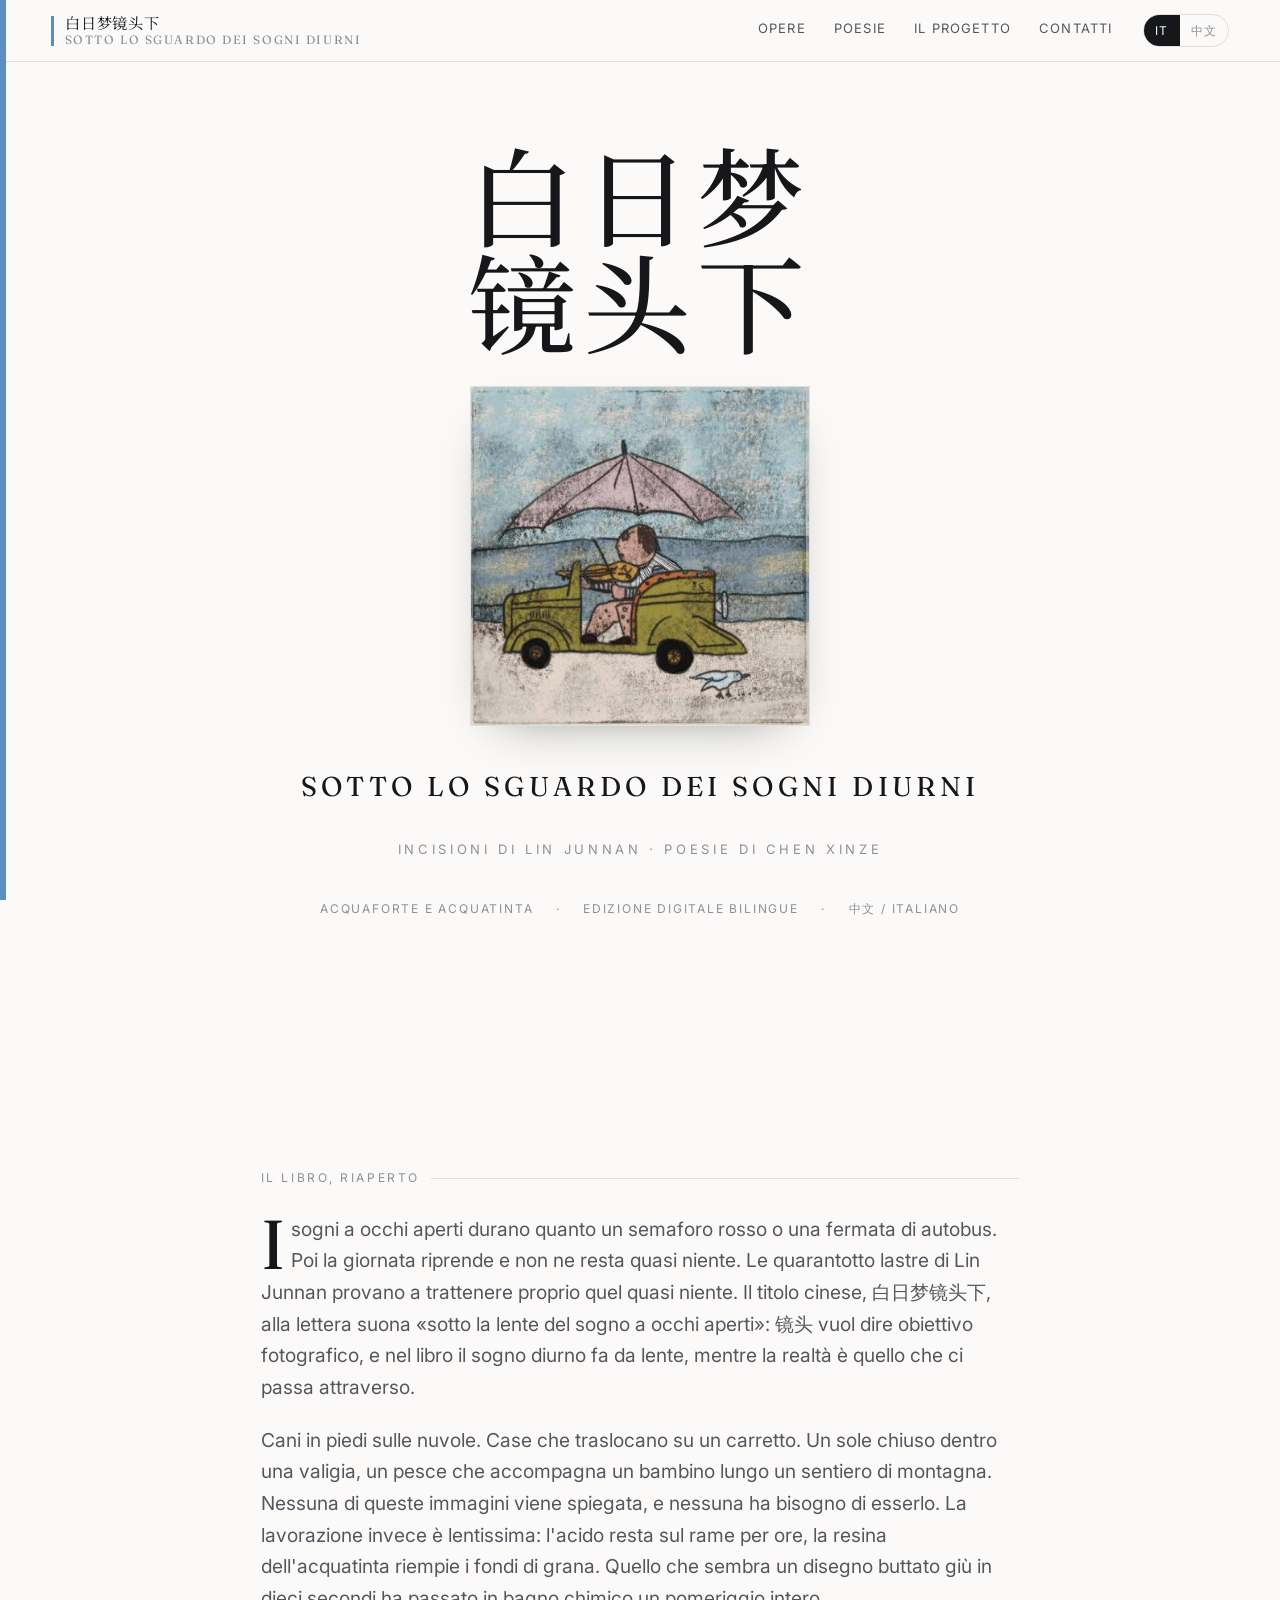
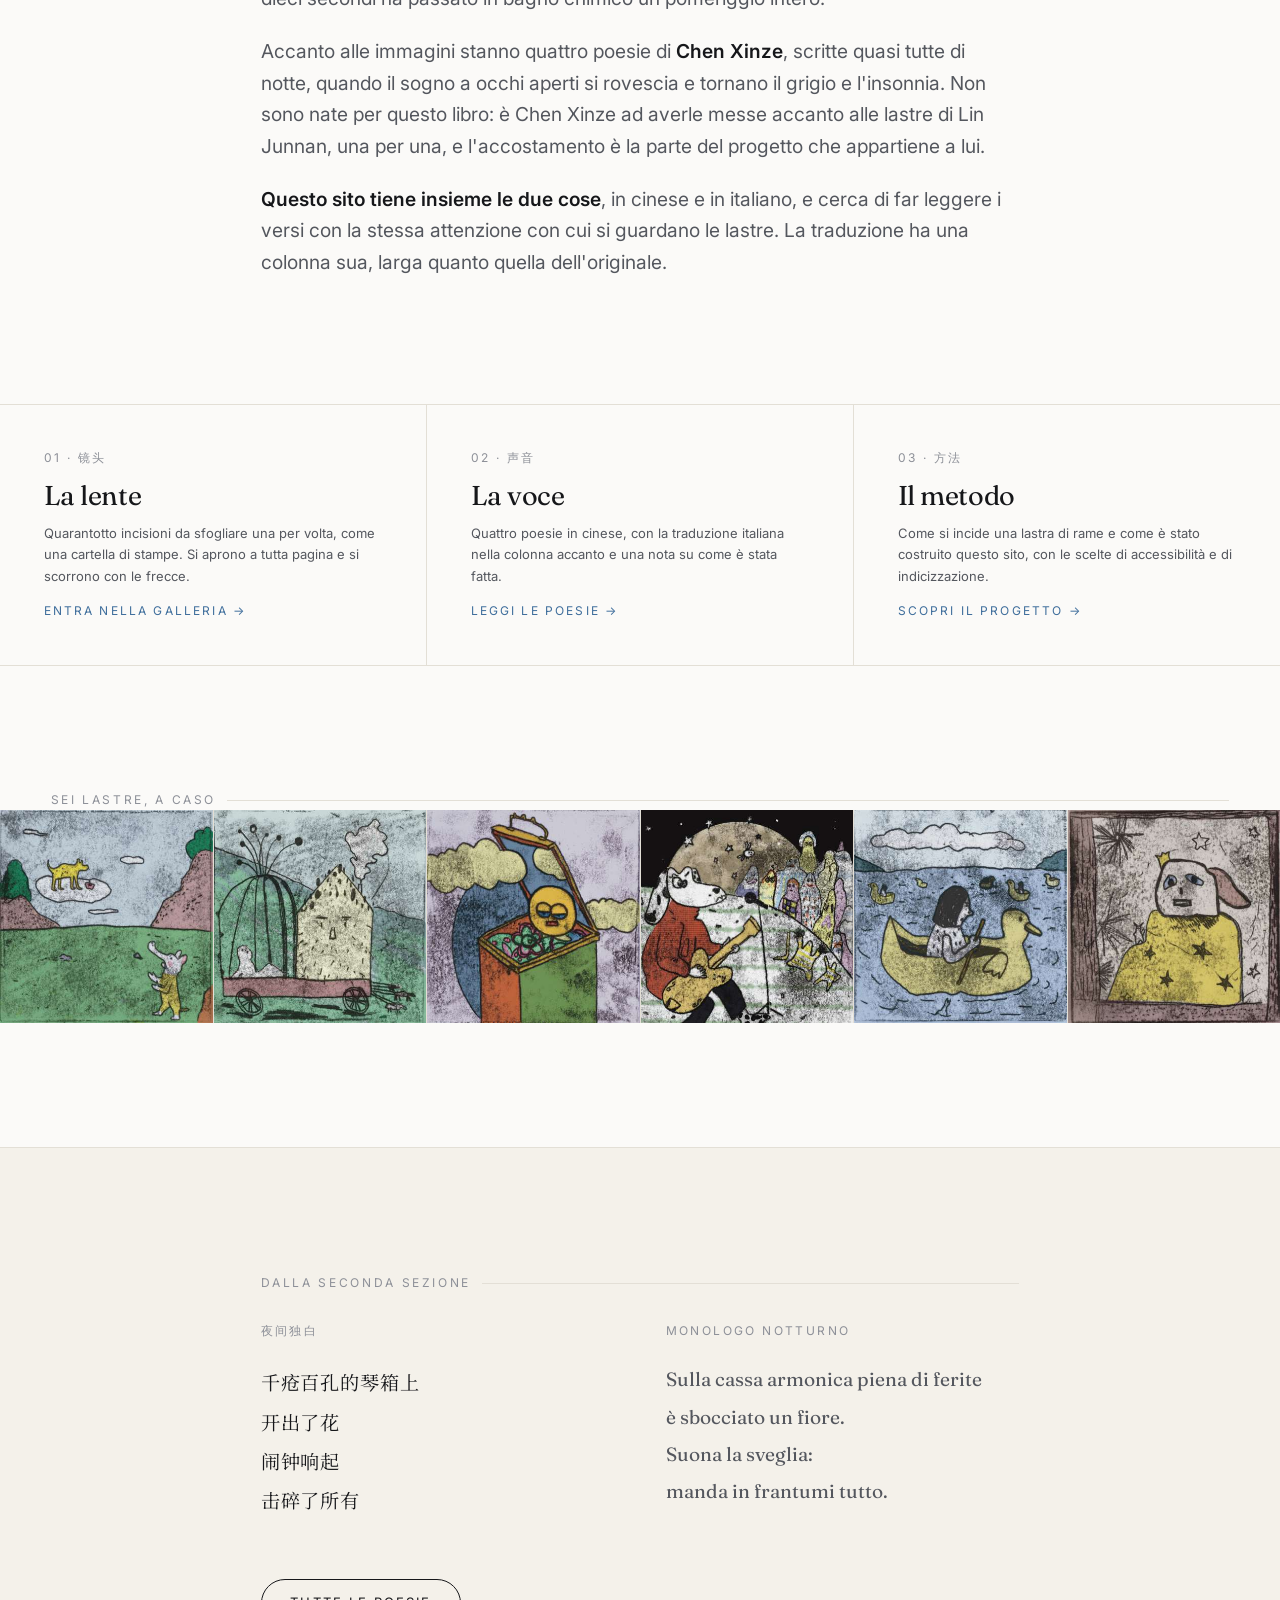
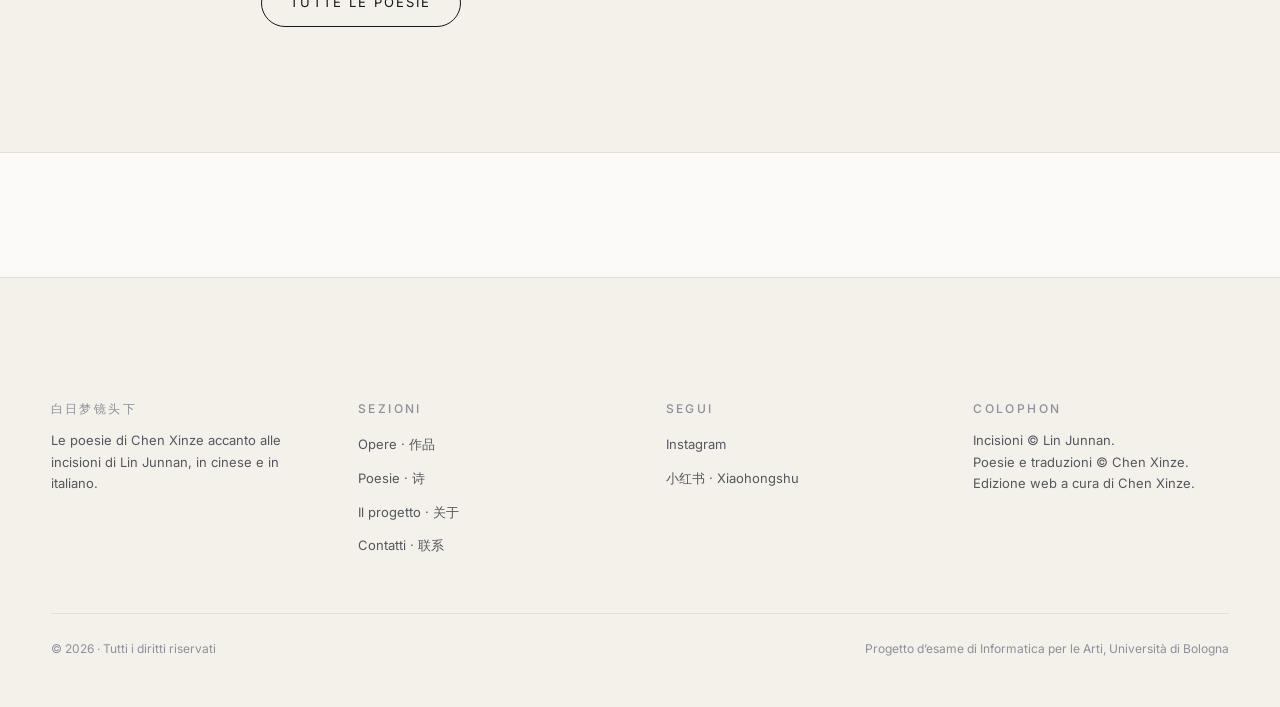
<file: index.html>
<!DOCTYPE html>
<html lang="it" data-lang="it">
<head>
<meta charset="utf-8">
<meta name="viewport" content="width=device-width, initial-scale=1">

<!-- ===== SEO: identificazione della pagina ===== -->
<title>Sotto lo sguardo dei sogni diurni · Incisioni di Lin Junnan, poesie di Chen Xinze | 白日梦镜头下</title>
<meta name="description" content="Le quarantotto incisioni all'acquaforte e acquatinta di Lin Junnan accostate a quattro poesie di Chen Xinze, nel testo cinese con traduzione italiana a fronte.">
<meta name="keywords" content="libro d'artista, incisione contemporanea, acquaforte, acquatinta, Lin Junnan, Chen Xinze, poesia cinese contemporanea, arte cinese contemporanea, mostra online, sogni diurni">
<meta name="author" content="Chen Xinze">
<link rel="canonical" href="https://sognidiurni.github.io/index.html">
<link rel="alternate" hreflang="it" href="https://sognidiurni.github.io/index.html">
<link rel="alternate" hreflang="zh-Hans" href="https://sognidiurni.github.io/index.html">

<!-- ===== SEO: condivisione sui social ===== -->
<meta property="og:type" content="website">
<meta property="og:locale" content="it_IT">
<meta property="og:locale:alternate" content="zh_CN">
<meta property="og:site_name" content="Sotto lo sguardo dei sogni diurni">
<meta property="og:title" content="Sotto lo sguardo dei sogni diurni · Lin Junnan e Chen Xinze">
<meta property="og:description" content="Quarantotto incisioni e quattro poesie messe una accanto all'altra, in cinese e in italiano.">
<meta property="og:image" content="https://sognidiurni.github.io/assets/og-cover.jpg">
<meta property="og:url" content="https://sognidiurni.github.io/index.html">
<meta name="twitter:card" content="summary_large_image">

<!-- ===== Dati strutturati per i motori di ricerca ===== -->
<script type="application/ld+json">
{
  "@context": "https://schema.org",
  "@graph": [
    {
      "@type": "WebSite",
      "@id": "https://sognidiurni.github.io/#sito",
      "name": "Sotto lo sguardo dei sogni diurni",
      "alternateName": "白日梦镜头下",
      "url": "https://sognidiurni.github.io/",
      "inLanguage": ["it", "zh-Hans"],
      "editor": { "@id": "https://sognidiurni.github.io/#poeta" }
    },
    {
      "@type": "Person",
      "@id": "https://sognidiurni.github.io/#incisore",
      "name": "Lin Junnan",
      "jobTitle": "Incisore",
      "nationality": "CN"
    },
    {
      "@type": "Person",
      "@id": "https://sognidiurni.github.io/#poeta",
      "name": "Chen Xinze",
      "jobTitle": "Poeta e traduttore",
      "nationality": "CN"
    },
    {
      "@type": "Book",
      "name": "Sotto lo sguardo dei sogni diurni",
      "alternateName": "白日梦镜头下",
      "author": { "@id": "https://sognidiurni.github.io/#incisore" },
      "bookFormat": "https://schema.org/GraphicNovel",
      "numberOfPages": 48,
      "inLanguage": "zh-Hans",
      "genre": ["Libro d'artista", "Incisione", "Poesia"],
      "image": "https://sognidiurni.github.io/assets/og-cover.jpg",
      "description": "Quarantotto incisioni all'acquaforte e acquatinta di Lin Junnan, presentate in edizione digitale bilingue insieme a quattro poesie di Chen Xinze."
    }
  ]
}
</script>

<link rel="preconnect" href="https://fonts.googleapis.com">
<link rel="preconnect" href="https://fonts.gstatic.com" crossorigin>
<link rel="stylesheet" href="https://fonts.googleapis.com/css2?family=Fraunces:ital,opsz,wght@0,9..144,300..600;1,9..144,300..500&family=Inter:wght@400;500&family=Noto+Serif+SC:wght@400;500;600&display=swap">
<link rel="stylesheet" href="css/style.css">
<link rel="icon" href="assets/og-cover.jpg" type="image/jpeg">
</head>

<body>
<a class="skip" href="#main">Salta al contenuto</a>

<!-- ============ TESTATA ============ -->
<header class="site-head">
  <div class="site-head__in">
    <a class="brand" href="index.html">
      <span class="brand__mark" aria-hidden="true"></span>
      <span>
        <span class="brand__zh">白日梦镜头下</span>
        <span class="brand__it">Sotto lo sguardo dei sogni diurni</span>
      </span>
    </a>

    <nav class="nav" data-nav aria-label="Navigazione principale">
      <a href="opere.html"><span class="i18n" lang="it">Opere</span><span class="i18n" lang="zh">作品</span></a>
      <a href="poesie.html"><span class="i18n" lang="it">Poesie</span><span class="i18n" lang="zh">诗</span></a>
      <a href="progetto.html"><span class="i18n" lang="it">Il progetto</span><span class="i18n" lang="zh">关于</span></a>
      <a href="contatti.html"><span class="i18n" lang="it">Contatti</span><span class="i18n" lang="zh">联系</span></a>
    </nav>

    <div class="lang-switch" role="group" aria-label="Lingua del sito">
      <button type="button" data-lang-btn="it" aria-pressed="true">IT</button>
      <button type="button" data-lang-btn="zh" aria-pressed="false">中文</button>
    </div>

    <button class="burger" data-burger type="button" aria-expanded="false" aria-label="Apri il menu">Menu</button>
  </div>
</header>

<main id="main">

  <!-- ============ FRONTESPIZIO ============ -->
  <section class="hero wrap">
    <h1 class="hero__zh">白日梦<br>镜头下</h1>
    <img class="hero__plate" src="assets/opere/opera-33.jpg" width="420" height="420" fetchpriority="high"
         alt="Incisione di copertina: un bambino guida una piccola automobile verde con un ombrello rosa aperto, su una spiaggia davanti al mare.">
    <p class="hero__it">Sotto lo sguardo dei sogni diurni</p>
    <p class="hero__author">Incisioni di Lin Junnan · Poesie di Chen Xinze</p>
    <p class="hero__meta">
      <span>Acquaforte e acquatinta</span>
      <span>Edizione digitale bilingue</span>
      <span>中文 / Italiano</span>
    </p>
  </section>

  <!-- ============ MANIFESTO ============ -->
  <section class="section wrap wrap--narrow" data-reveal>
    <p class="eyebrow"><span class="i18n" lang="it">Il libro, riaperto</span><span class="i18n" lang="zh">重新打开的书</span></p>

    <div class="i18n prose" lang="it">
      <p class="first">I sogni a occhi aperti durano quanto un semaforo rosso o una fermata di autobus.
      Poi la giornata riprende e non ne resta quasi niente. Le quarantotto lastre di Lin Junnan provano a
      trattenere proprio quel quasi niente. Il titolo cinese, <span lang="zh">白日梦镜头下</span>, alla lettera
      suona «sotto la lente del sogno a occhi aperti»: <span lang="zh">镜头</span> vuol dire obiettivo
      fotografico, e nel libro il sogno diurno fa da lente, mentre la realtà è quello che ci passa attraverso.</p>

      <p>Cani in piedi sulle nuvole. Case che traslocano su un carretto. Un sole chiuso dentro una valigia,
      un pesce che accompagna un bambino lungo un sentiero di montagna. Nessuna di queste immagini viene
      spiegata, e nessuna ha bisogno di esserlo. La lavorazione invece è lentissima: l'acido resta sul rame
      per ore, la resina dell'acquatinta riempie i fondi di grana. Quello che sembra un disegno buttato giù
      in dieci secondi ha passato in bagno chimico un pomeriggio intero.</p>

      <p>Accanto alle immagini stanno quattro poesie di <strong>Chen Xinze</strong>, scritte quasi tutte di
      notte, quando il sogno a occhi aperti si rovescia e tornano il grigio e l'insonnia. Non sono nate
      per questo libro: è Chen Xinze ad averle messe accanto alle lastre di Lin Junnan, una per una, e
      l'accostamento è la parte del progetto che appartiene a lui.</p>

      <p><strong>Questo sito tiene insieme le due cose</strong>, in cinese e in italiano, e cerca di far
      leggere i versi con la stessa attenzione con cui si guardano le lastre. La traduzione ha una colonna
      sua, larga quanto quella dell'originale.</p>
    </div>

    <div class="i18n prose" lang="zh">
      <p>白日梦大约只有一个红灯、一站路那么长。白天一回来，几乎什么都不剩。
      Lin Junnan 的四十八块铜版，想留住的正是那"几乎什么都不剩"。
      中文书名《白日梦镜头下》里的"镜头"就是照相机的镜头：在这本书里，白日梦是镜头，现实是从中穿过的东西。</p>

      <p>站在云上的狗。坐着小车搬家的房子。装进行李箱的太阳，陪孩子走山路的鱼。画面从不解释自己。
      工艺却慢得出奇：酸在铜版上停留数小时，飞尘的松香把底色填满颗粒。
      看上去十秒钟画完的线，其实在药水里泡了一个下午。</p>

      <p>图像旁边是 <strong>Chen Xinze</strong> 的四首诗，多半写于夜间；白日梦在那里翻转过来，
      灰色和失眠回来了。这些诗并非为这本书而写：是 Chen Xinze 把它们逐一放在 Lin Junnan 的铜版旁边，
      而这一层并置正是属于他的那部分工作。</p>

      <p><strong>这个网站把两者放在同一处</strong>，中文与意大利文并列，
      希望读诗的注意力和看版画的注意力一样多。译文有自己的一栏，宽度与原文相同。</p>
    </div>
  </section>

  <!-- ============ TRE PORTE ============ -->
  <nav class="doors" aria-label="Sezioni principali">
    <a class="door" href="opere.html" data-reveal>
      <span class="door__num">01 · <span lang="zh">镜头</span></span>
      <h3><span class="i18n" lang="it">La lente</span><span class="i18n" lang="zh">镜头</span></h3>
      <p><span class="i18n" lang="it">Quarantotto incisioni da sfogliare una per volta, come una cartella di stampe. Si aprono a tutta pagina e si scorrono con le frecce.</span><span class="i18n" lang="zh">四十八幅铜版画，像翻阅一册版画那样逐张观看，可全屏打开、用方向键翻页。</span></p>
      <span class="door__go"><span class="i18n" lang="it">Entra nella galleria →</span><span class="i18n" lang="zh">进入作品 →</span></span>
    </a>
    <a class="door" href="poesie.html" data-reveal>
      <span class="door__num">02 · <span lang="zh">声音</span></span>
      <h3><span class="i18n" lang="it">La voce</span><span class="i18n" lang="zh">声音</span></h3>
      <p><span class="i18n" lang="it">Quattro poesie in cinese, con la traduzione italiana nella colonna accanto e una nota su come è stata fatta.</span><span class="i18n" lang="zh">四首中文诗，意大利文译文在旁边的一栏，附一则翻译说明。</span></p>
      <span class="door__go"><span class="i18n" lang="it">Leggi le poesie →</span><span class="i18n" lang="zh">阅读诗歌 →</span></span>
    </a>
    <a class="door" href="progetto.html" data-reveal>
      <span class="door__num">03 · <span lang="zh">方法</span></span>
      <h3><span class="i18n" lang="it">Il metodo</span><span class="i18n" lang="zh">方法</span></h3>
      <p><span class="i18n" lang="it">Come si incide una lastra di rame e come è stato costruito questo sito, con le scelte di accessibilità e di indicizzazione.</span><span class="i18n" lang="zh">铜版是怎么刻的，这个网站是怎么做的，以及无障碍与检索方面的取舍。</span></p>
      <span class="door__go"><span class="i18n" lang="it">Scopri il progetto →</span><span class="i18n" lang="zh">了解项目 →</span></span>
    </a>
  </nav>

  <!-- ============ STRISCIA DI ANTEPRIMA ============ -->
  <section class="section" aria-labelledby="anteprima-titolo">
    <div class="wrap">
      <p class="eyebrow" id="anteprima-titolo"><span class="i18n" lang="it">Sei lastre, a caso</span><span class="i18n" lang="zh">六幅作品</span></p>
    </div>
    <div class="strip" data-reveal>
      <a href="opere.html" aria-label="Vai alla galleria: Il cane sulla nuvola"><img src="assets/opere/opera-28.jpg" width="420" height="420" loading="lazy" decoding="async" alt="Un cane giallo in piedi su una nuvola bianca sopra colline verdi."></a>
      <a href="opere.html" aria-label="Vai alla galleria: La casa che trasloca"><img src="assets/opere/opera-03.jpg" width="420" height="420" loading="lazy" decoding="async" alt="Una casa con un volto viaggia su un carretto rosa fra colline verdi."></a>
      <a href="opere.html" aria-label="Vai alla galleria: Il sole nella valigia"><img src="assets/opere/opera-23.jpg" width="420" height="420" loading="lazy" decoding="async" alt="Un sole giallo dagli occhi chiusi chiuso dentro una cassetta aperta."></a>
      <a href="opere.html" aria-label="Vai alla galleria: Il concerto sotto la luna"><img src="assets/opere/opera-39.jpg" width="420" height="420" loading="lazy" decoding="async" alt="Un cane con maglione rosso suona la chitarra sotto una grande luna dorata."></a>
      <a href="opere.html" aria-label="Vai alla galleria: La barca-papera"><img src="assets/opere/opera-22.jpg" width="420" height="420" loading="lazy" decoding="async" alt="Una bambina rema dentro una barca a forma di papera gialla."></a>
      <a href="opere.html" aria-label="Vai alla galleria: Il mantello di stelle"><img src="assets/opere/opera-48.jpg" width="420" height="420" loading="lazy" decoding="async" alt="Una figura con una corona e un mantello giallo a stelle nere affacciata a una finestra."></a>
    </div>
  </section>

  <!-- ============ ASSAGGIO DI POESIA ============ -->
  <section class="section section--warm">
    <div class="wrap wrap--narrow" data-reveal>
      <p class="eyebrow"><span class="i18n" lang="it">Dalla seconda sezione</span><span class="i18n" lang="zh">选自第二部分</span></p>
      <div class="poem__body" style="border:0;padding:0">
        <p class="verse verse--zh" lang="zh"><span class="verse__label">夜间独白</span>千疮百孔的琴箱上
开出了花
闹钟响起
击碎了所有</p>
        <p class="verse verse--it" lang="it"><span class="verse__label">Monologo notturno</span>Sulla cassa armonica piena di ferite
è sbocciato un fiore.
Suona la sveglia:
manda in frantumi tutto.</p>
      </div>
      <p style="margin-top:2.4rem">
        <a class="btn btn--ghost" href="poesie.html"><span class="i18n" lang="it">Tutte le poesie</span><span class="i18n" lang="zh">全部诗歌</span></a>
      </p>
    </div>
  </section>

</main>

<!-- ============ PIÈ DI PAGINA ============ -->
<footer class="site-foot">
  <div class="wrap">
    <div class="foot-grid">
      <div>
        <h3>白日梦镜头下</h3>
        <p style="font-size:var(--t-sm);color:var(--ink-2);max-width:32ch">
          <span class="i18n" lang="it">Le poesie di Chen Xinze accanto alle incisioni di Lin Junnan, in cinese e in italiano.</span>
          <span class="i18n" lang="zh">Chen Xinze 的诗与 Lin Junnan 的版画并置，中文与意大利文对照。</span>
        </p>
      </div>
      <div>
        <h3><span class="i18n" lang="it">Sezioni</span><span class="i18n" lang="zh">栏目</span></h3>
        <ul>
          <li><a href="opere.html">Opere · 作品</a></li>
          <li><a href="poesie.html">Poesie · 诗</a></li>
          <li><a href="progetto.html">Il progetto · 关于</a></li>
          <li><a href="contatti.html">Contatti · 联系</a></li>
        </ul>
      </div>
      <div>
        <h3><span class="i18n" lang="it">Segui</span><span class="i18n" lang="zh">关注</span></h3>
        <ul>
          <li><a href="https://www.instagram.com/" rel="me noopener" target="_blank">Instagram</a></li>
          <li><a href="https://www.xiaohongshu.com/" rel="me noopener" target="_blank">小红书 · Xiaohongshu</a></li>
        </ul>
      </div>
      <div>
        <!-- CREDITI: le incisioni sono di Lin Junnan, le poesie e le traduzioni di Chen Xinze,
             che cura anche l'edizione web. Da aggiungere quando disponibili:
             i caratteri cinesi del nome e l'eventuale forma «Salvatore Chen». -->
        <h3><span class="i18n" lang="it">Colophon</span><span class="i18n" lang="zh">版权</span></h3>
        <p style="font-size:var(--t-sm);color:var(--ink-2)">
          <span class="i18n" lang="it">Incisioni © Lin Junnan.<br>Poesie e traduzioni © Chen Xinze.<br>Edizione web a cura di Chen Xinze.</span>
          <span class="i18n" lang="zh">版画 © Lin Junnan。<br>诗与意大利文译文 © Chen Xinze。<br>网页版编辑：Chen Xinze。</span>
        </p>
      </div>
    </div>
    <div class="foot-bottom">
      <span>© <span data-anno>2026</span> · <span class="i18n" lang="it">Tutti i diritti riservati</span><span class="i18n" lang="zh">版权所有</span></span>
      <span><span class="i18n" lang="it">Progetto d&rsquo;esame di Informatica per le Arti, Università di Bologna</span><span class="i18n" lang="zh">课程作业 · 博洛尼亚大学</span></span>
    </div>
  </div>
</footer>

<script src="js/site.js"></script>
</body>
</html>
</file>
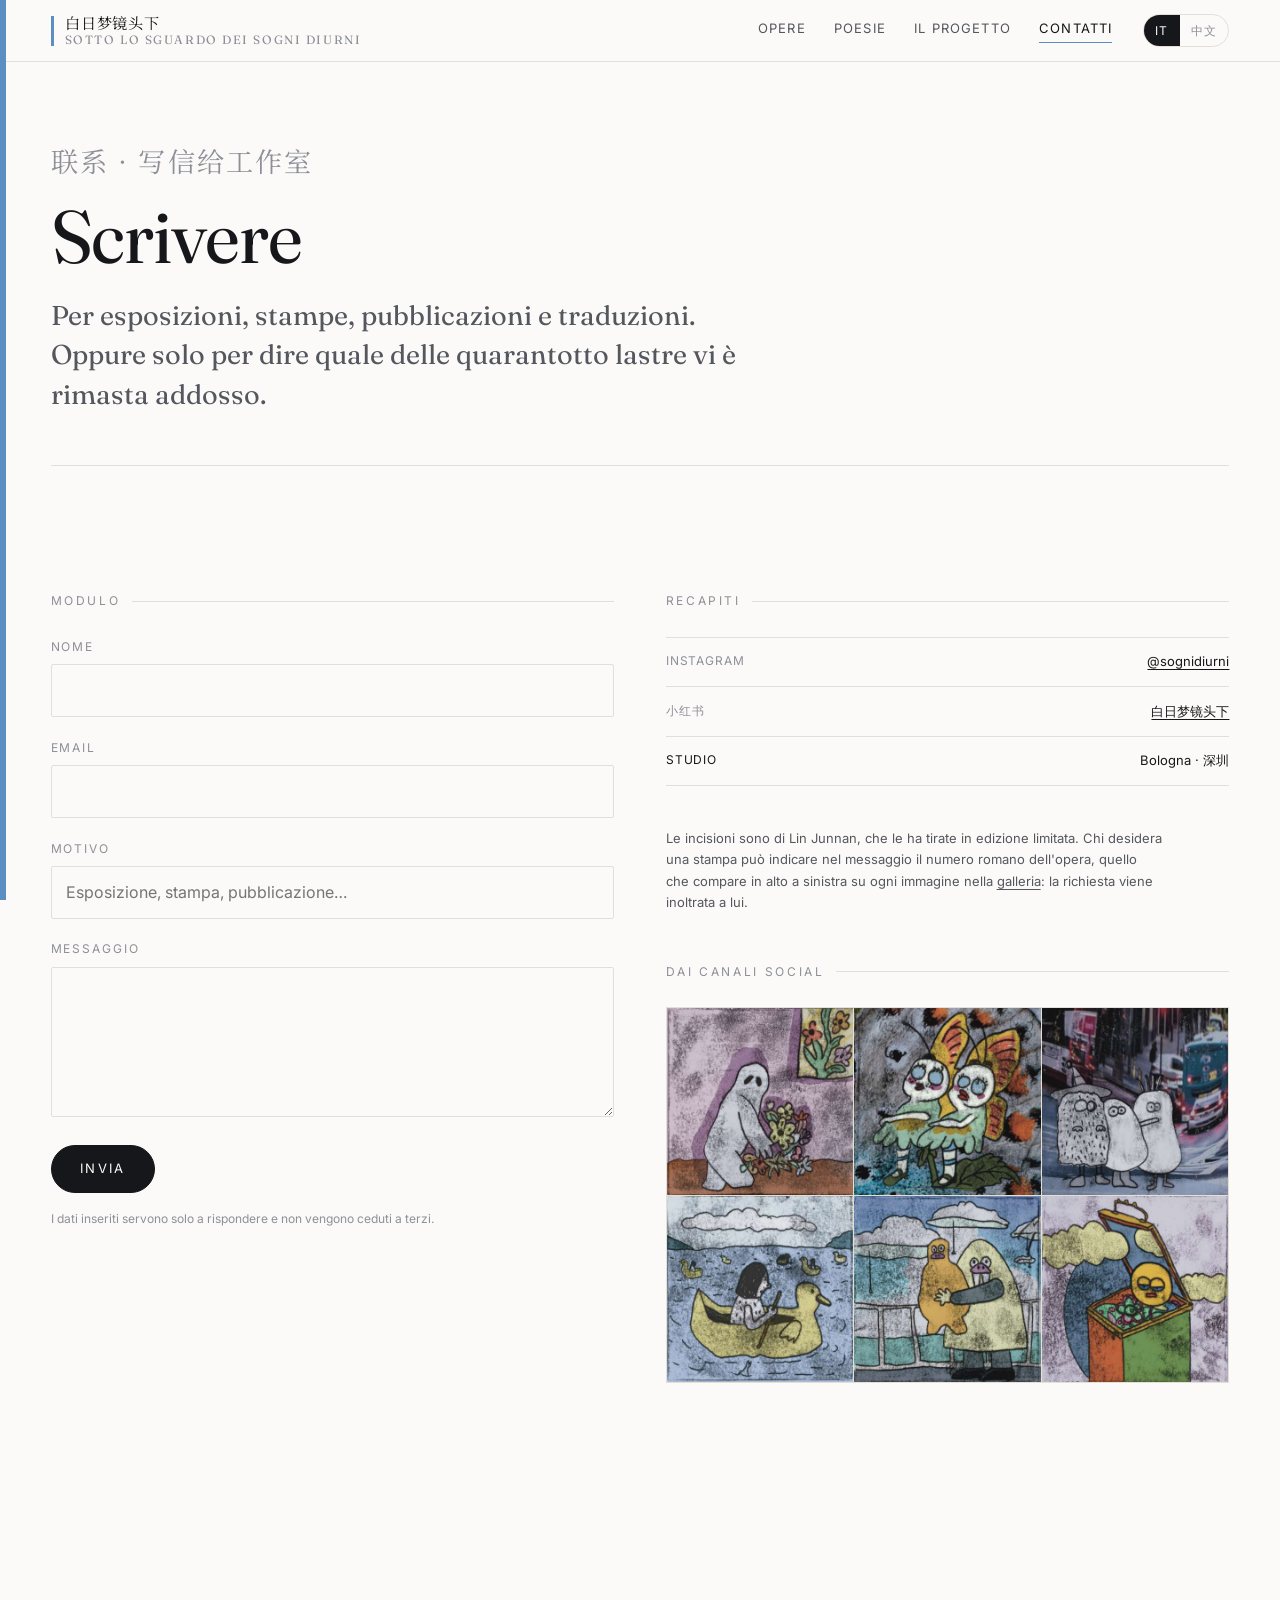
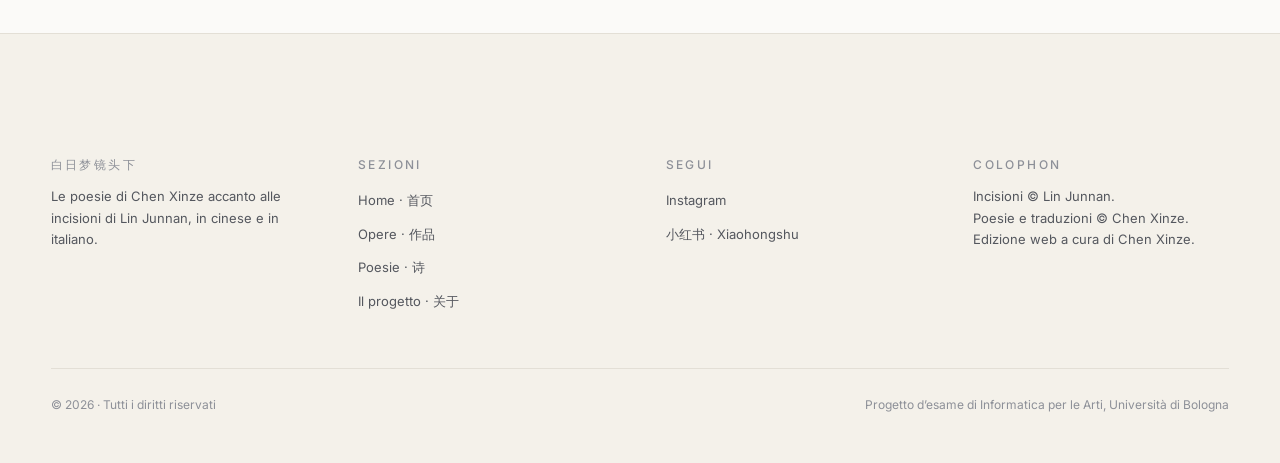
<file: contatti.html>
<!DOCTYPE html>
<html lang="it" data-lang="it">
<head>
<meta charset="utf-8">
<meta name="viewport" content="width=device-width, initial-scale=1">

<title>Contatti, social e richieste di stampa | Sotto lo sguardo dei sogni diurni</title>
<meta name="description" content="Come scrivere a Chen Xinze, che cura questa edizione: richieste per esposizioni, pubblicazioni e traduzioni, e inoltro a Lin Junnan delle richieste sulle stampe.">
<meta name="keywords" content="contatti artista, stampe d'arte, esposizione incisioni, Chen Xinze, Lin Junnan, collaborazioni editoriali">
<link rel="canonical" href="https://sognidiurni.github.io/contatti.html">

<meta property="og:type" content="website">
<meta property="og:title" content="Contatti · Sotto lo sguardo dei sogni diurni">
<meta property="og:description" content="Scrivere per esposizioni, stampe, pubblicazioni e traduzioni.">
<meta property="og:image" content="https://sognidiurni.github.io/assets/og-cover.jpg">
<meta property="og:url" content="https://sognidiurni.github.io/contatti.html">
<meta name="twitter:card" content="summary_large_image">

<script type="application/ld+json">
{
  "@context": "https://schema.org",
  "@type": "ContactPage",
  "name": "Contatti",
  "url": "https://sognidiurni.github.io/contatti.html",
  "isPartOf": { "@id": "https://sognidiurni.github.io/#sito" },
  "mainEntity": {
    "@type": "Person",
    "name": "Chen Xinze",
    "sameAs": [
      "https://www.instagram.com/",
      "https://www.xiaohongshu.com/"
    ]
  }
}
</script>

<link rel="preconnect" href="https://fonts.googleapis.com">
<link rel="preconnect" href="https://fonts.gstatic.com" crossorigin>
<link rel="stylesheet" href="https://fonts.googleapis.com/css2?family=Fraunces:ital,opsz,wght@0,9..144,300..600;1,9..144,300..500&family=Inter:wght@400;500&family=Noto+Serif+SC:wght@400;500;600&display=swap">
<link rel="stylesheet" href="css/style.css">
<link rel="icon" href="assets/og-cover.jpg" type="image/jpeg">
</head>

<body>
<a class="skip" href="#main">Salta al contenuto</a>

<header class="site-head">
  <div class="site-head__in">
    <a class="brand" href="index.html">
      <span class="brand__mark" aria-hidden="true"></span>
      <span>
        <span class="brand__zh">白日梦镜头下</span>
        <span class="brand__it">Sotto lo sguardo dei sogni diurni</span>
      </span>
    </a>
    <nav class="nav" data-nav aria-label="Navigazione principale">
      <a href="opere.html"><span class="i18n" lang="it">Opere</span><span class="i18n" lang="zh">作品</span></a>
      <a href="poesie.html"><span class="i18n" lang="it">Poesie</span><span class="i18n" lang="zh">诗</span></a>
      <a href="progetto.html"><span class="i18n" lang="it">Il progetto</span><span class="i18n" lang="zh">关于</span></a>
      <a href="contatti.html" aria-current="page"><span class="i18n" lang="it">Contatti</span><span class="i18n" lang="zh">联系</span></a>
    </nav>
    <div class="lang-switch" role="group" aria-label="Lingua del sito">
      <button type="button" data-lang-btn="it" aria-pressed="true">IT</button>
      <button type="button" data-lang-btn="zh" aria-pressed="false">中文</button>
    </div>
    <button class="burger" data-burger type="button" aria-expanded="false" aria-label="Apri il menu">Menu</button>
  </div>
</header>

<main id="main">
<div class="wrap">

  <section class="page-head">
    <p class="han">联系 · 写信给工作室</p>
    <h1><span class="i18n" lang="it">Scrivere</span><span class="i18n" lang="zh">联系</span></h1>
    <p class="lede">
      <span class="i18n" lang="it">Per esposizioni, stampe, pubblicazioni e traduzioni. Oppure solo per dire quale delle quarantotto lastre vi è rimasta addosso.</span>
      <span class="i18n" lang="zh">关于展览、版画、出版与翻译。也可以只是想说，四十八幅中的哪一幅留在了你身上。</span>
    </p>
  </section>

  <hr class="rule">

  <div class="contact-grid">

    <!-- --- Modulo --- -->
    <section>
      <p class="eyebrow"><span class="i18n" lang="it">Modulo</span><span class="i18n" lang="zh">表单</span></p>

      <!-- Il modulo è pronto per essere collegato a un servizio di
           inoltro (Formspree, Netlify Forms, Web3Forms): basta
           sostituire l'attributo action qui sotto. Finché non è
           collegato, il pulsante non invia nulla. -->
      <form action="#" method="post" novalidate>
        <label class="field">
          <span><span class="i18n" lang="it">Nome</span><span class="i18n" lang="zh">姓名</span></span>
          <input type="text" name="nome" autocomplete="name" required>
        </label>
        <label class="field">
          <span>Email</span>
          <input type="email" name="email" autocomplete="email" required>
        </label>
        <label class="field">
          <span><span class="i18n" lang="it">Motivo</span><span class="i18n" lang="zh">事由</span></span>
          <input type="text" name="motivo" list="motivi" placeholder="Esposizione, stampa, pubblicazione…">
          <datalist id="motivi">
            <option value="Esposizione"></option>
            <option value="Acquisto di una stampa"></option>
            <option value="Pubblicazione"></option>
            <option value="Traduzione"></option>
          </datalist>
        </label>
        <label class="field">
          <span><span class="i18n" lang="it">Messaggio</span><span class="i18n" lang="zh">留言</span></span>
          <textarea name="messaggio" required></textarea>
        </label>
        <button class="btn" type="submit">
          <span class="i18n" lang="it">Invia</span><span class="i18n" lang="zh">发送</span>
        </button>
        <p style="font-size:var(--t-xs);color:var(--ink-3);margin-top:1rem">
          <span class="i18n" lang="it">I dati inseriti servono solo a rispondere e non vengono ceduti a terzi.</span>
          <span class="i18n" lang="zh">所填信息仅用于回复，不会转让给第三方。</span>
        </p>
      </form>
    </section>

    <!-- --- Recapiti --- -->
    <section>
      <p class="eyebrow"><span class="i18n" lang="it">Recapiti</span><span class="i18n" lang="zh">联系方式</span></p>
      <ul class="facts">
        <!-- RECAPITO: inserire qui l'indirizzo email reale, come
             <li><b>Email</b><span><a href="mailto:INDIRIZZO">INDIRIZZO</a></span></li>
             e rimettere il campo "email" nel JSON-LD qui sopra. -->
        <li><b>Instagram</b><span><a href="https://www.instagram.com/" rel="me noopener" target="_blank">@sognidiurni</a></span></li>
        <li><b>小红书</b><span><a href="https://www.xiaohongshu.com/" rel="me noopener" target="_blank">白日梦镜头下</a></span></li>
        <li><b><span class="i18n" lang="it">Studio</span><span class="i18n" lang="zh">工作室</span></b><span>Bologna · 深圳</span></li>
      </ul>

      <div class="prose" style="margin-top:2.6rem;font-size:var(--t-sm)">
        <p class="i18n" lang="it">Le incisioni sono di Lin Junnan, che le ha tirate in edizione limitata. Chi desidera una stampa può indicare nel messaggio il numero romano dell'opera, quello che compare in alto a sinistra su ogni immagine nella <a href="opere.html">galleria</a>: la richiesta viene inoltrata a lui.</p>
        <p class="i18n" lang="zh">版画由 Lin Junnan 限量印制。若想收藏某一幅，请在留言中写明作品的罗马数字编号，编号出现在<a href="opere.html">作品页</a>每张图片的左上角，我们会把请求转达给他。</p>
      </div>

      <p class="eyebrow" style="margin-top:3rem"><span class="i18n" lang="it">Dai canali social</span><span class="i18n" lang="zh">社交账号</span></p>
      <!-- Selezione di immagini pubblicate sui canali social del progetto.
           Sostituibile in qualsiasi momento con l'incorporamento
           ufficiale di Instagram o con un widget di terze parti. -->
      <div class="social-feed">
        <a href="https://www.instagram.com/" rel="noopener" target="_blank" aria-label="Post: Il fantasma con i fiori">
          <img src="assets/opere/opera-47.jpg" width="420" height="420" loading="lazy" decoding="async" alt="Un fantasma bianco con cappuccio viola raccoglie fiori in una stanza rosa."></a>
        <a href="https://www.instagram.com/" rel="noopener" target="_blank" aria-label="Post: Le farfalle">
          <img src="assets/opere/opera-29.jpg" width="420" height="420" loading="lazy" decoding="async" alt="Due creature bianche con grandi ali di farfalla arancioni si abbracciano."></a>
        <a href="https://www.instagram.com/" rel="noopener" target="_blank" aria-label="Post: Tre in città">
          <img src="assets/opere/opera-42.jpg" width="420" height="420" loading="lazy" decoding="async" alt="Tre figure bianche ferme al bordo di una strada trafficata."></a>
        <a href="https://www.instagram.com/" rel="noopener" target="_blank" aria-label="Post: La barca-papera">
          <img src="assets/opere/opera-22.jpg" width="420" height="420" loading="lazy" decoding="async" alt="Una bambina rema dentro una barca a forma di papera gialla."></a>
        <a href="https://www.instagram.com/" rel="noopener" target="_blank" aria-label="Post: Sotto la pioggia, insieme">
          <img src="assets/opere/opera-31.jpg" width="420" height="420" loading="lazy" decoding="async" alt="Due figure incappucciate camminano abbracciate sotto la pioggia."></a>
        <a href="https://www.instagram.com/" rel="noopener" target="_blank" aria-label="Post: Il sole nella valigia">
          <img src="assets/opere/opera-23.jpg" width="420" height="420" loading="lazy" decoding="async" alt="Un sole giallo dagli occhi chiusi dentro una cassetta aperta."></a>
      </div>
    </section>

  </div>
</div>
</main>

<footer class="site-foot">
  <div class="wrap">
    <div class="foot-grid">
      <div>
        <h3>白日梦镜头下</h3>
        <p style="font-size:var(--t-sm);color:var(--ink-2);max-width:32ch">
          <span class="i18n" lang="it">Le poesie di Chen Xinze accanto alle incisioni di Lin Junnan, in cinese e in italiano.</span>
          <span class="i18n" lang="zh">Chen Xinze 的诗与 Lin Junnan 的版画并置，中文与意大利文对照。</span>
        </p>
      </div>
      <div>
        <h3><span class="i18n" lang="it">Sezioni</span><span class="i18n" lang="zh">栏目</span></h3>
        <ul>
          <li><a href="index.html">Home · 首页</a></li>
          <li><a href="opere.html">Opere · 作品</a></li>
          <li><a href="poesie.html">Poesie · 诗</a></li>
          <li><a href="progetto.html">Il progetto · 关于</a></li>
        </ul>
      </div>
      <div>
        <h3><span class="i18n" lang="it">Segui</span><span class="i18n" lang="zh">关注</span></h3>
        <ul>
          <li><a href="https://www.instagram.com/" rel="me noopener" target="_blank">Instagram</a></li>
          <li><a href="https://www.xiaohongshu.com/" rel="me noopener" target="_blank">小红书 · Xiaohongshu</a></li>
        </ul>
      </div>
      <div>
        <!-- CREDITI: le incisioni sono di Lin Junnan, le poesie e le traduzioni di Chen Xinze,
             che cura anche l'edizione web. Da aggiungere quando disponibili:
             i caratteri cinesi del nome e l'eventuale forma «Salvatore Chen». -->
        <h3><span class="i18n" lang="it">Colophon</span><span class="i18n" lang="zh">版权</span></h3>
        <p style="font-size:var(--t-sm);color:var(--ink-2)">
          <span class="i18n" lang="it">Incisioni © Lin Junnan.<br>Poesie e traduzioni © Chen Xinze.<br>Edizione web a cura di Chen Xinze.</span>
          <span class="i18n" lang="zh">版画 © Lin Junnan。<br>诗与意大利文译文 © Chen Xinze。<br>网页版编辑：Chen Xinze。</span>
        </p>
      </div>
    </div>
    <div class="foot-bottom">
      <span>© <span data-anno>2026</span> · <span class="i18n" lang="it">Tutti i diritti riservati</span><span class="i18n" lang="zh">版权所有</span></span>
      <span><span class="i18n" lang="it">Progetto d&rsquo;esame di Informatica per le Arti, Università di Bologna</span><span class="i18n" lang="zh">课程作业 · 博洛尼亚大学</span></span>
    </div>
  </div>
</footer>

<script src="js/site.js"></script>
</body>
</html>
</file>
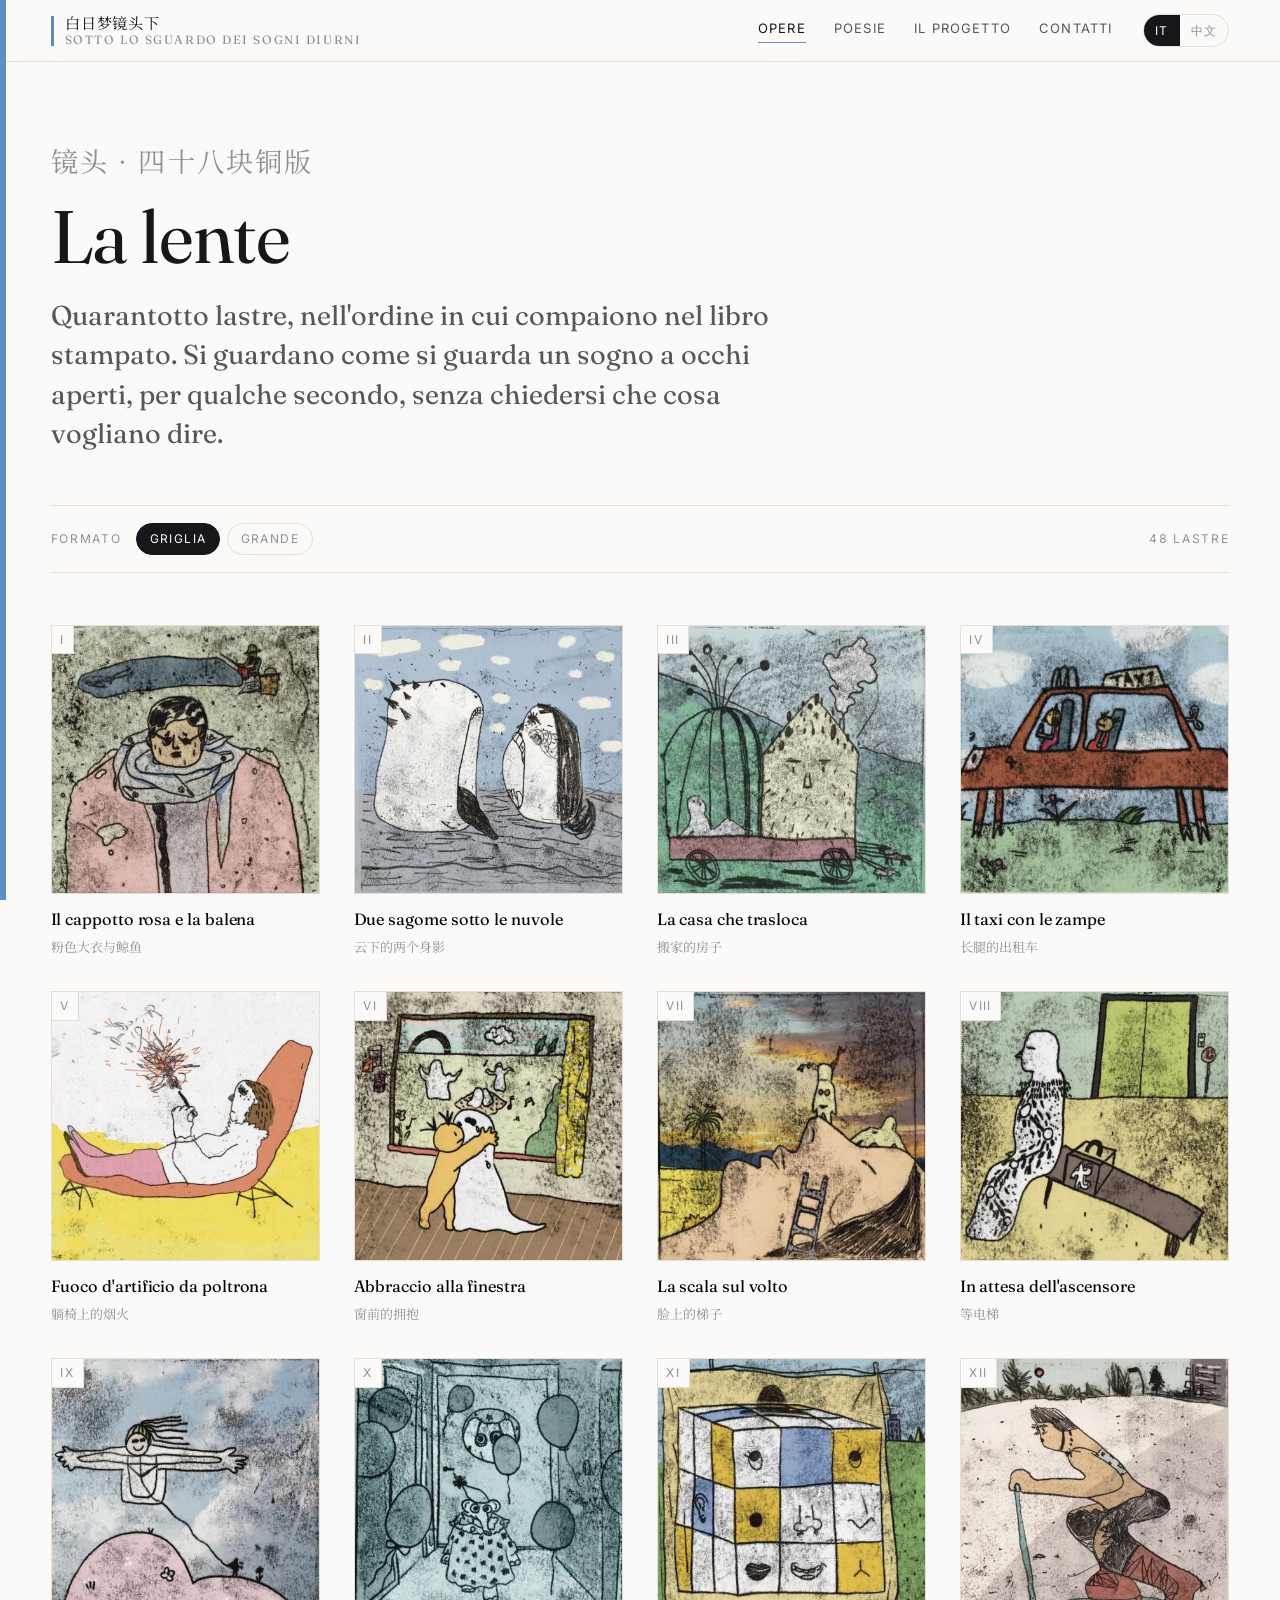
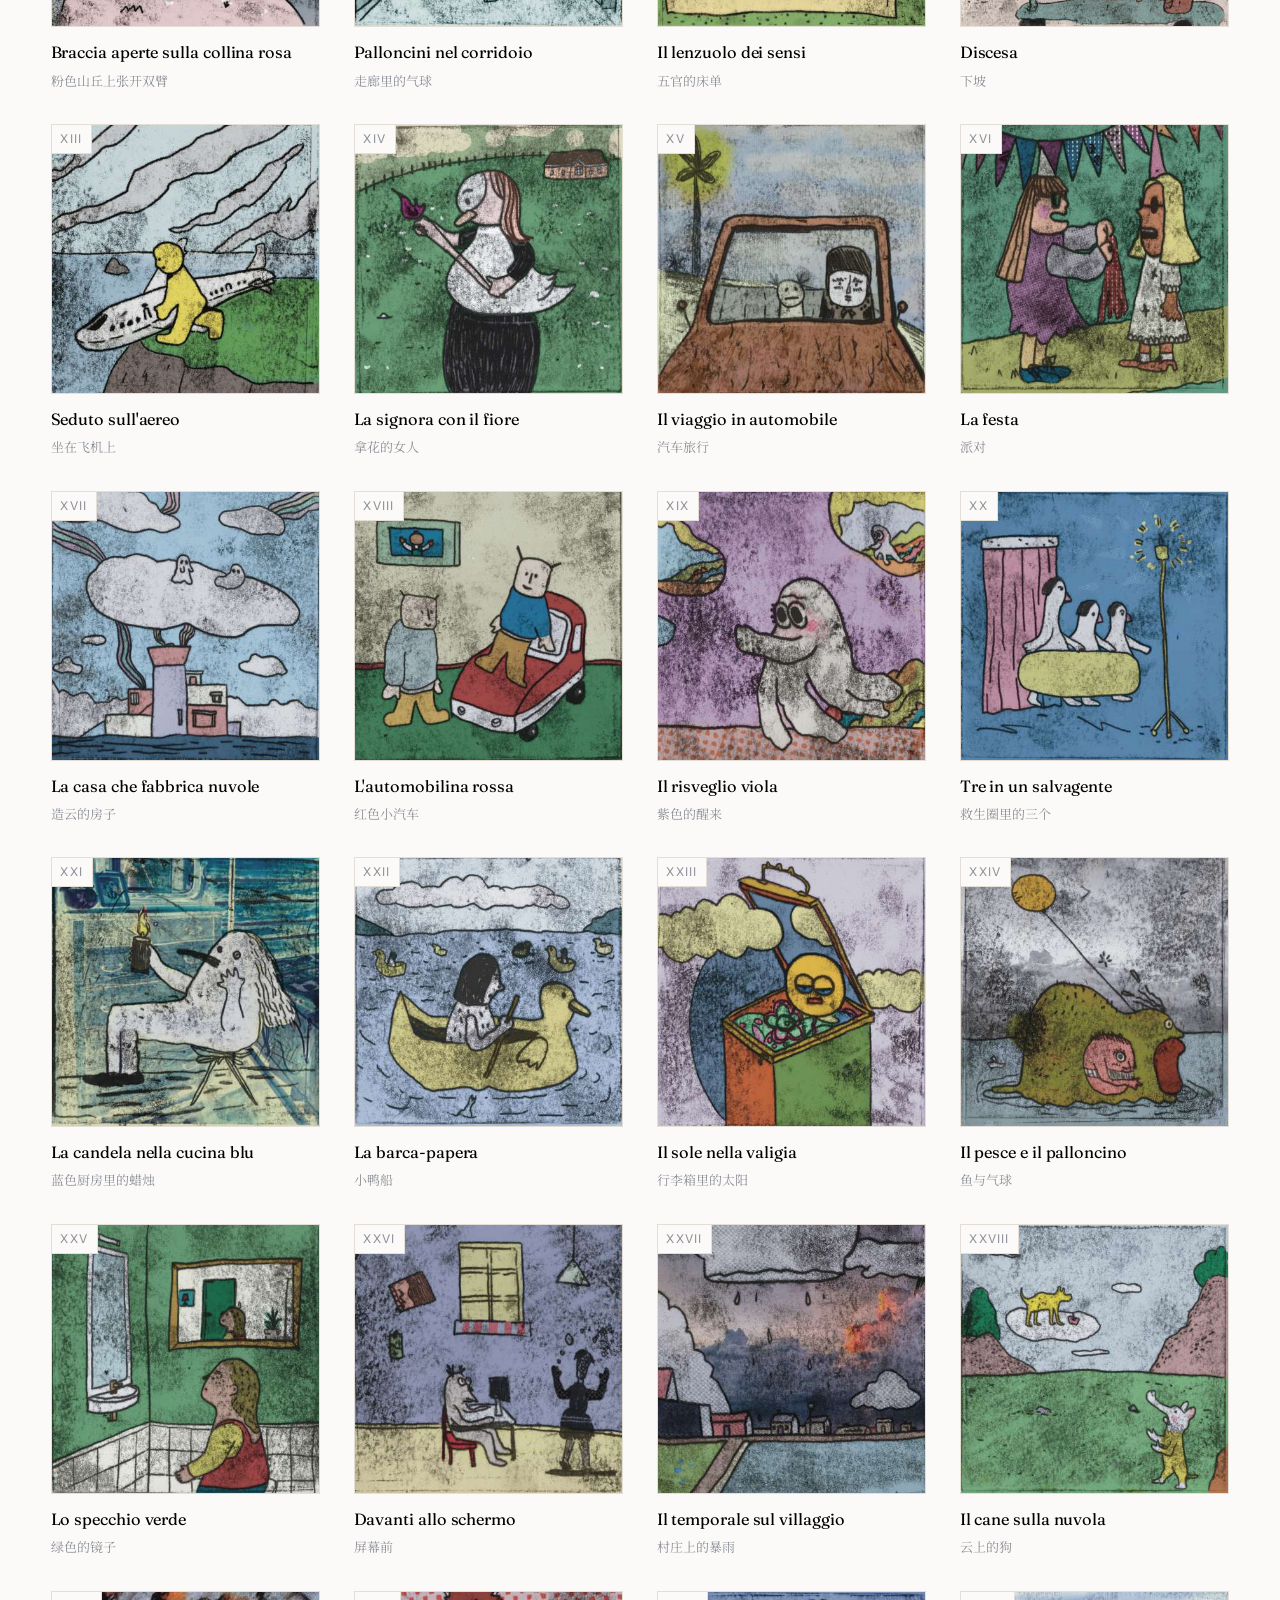
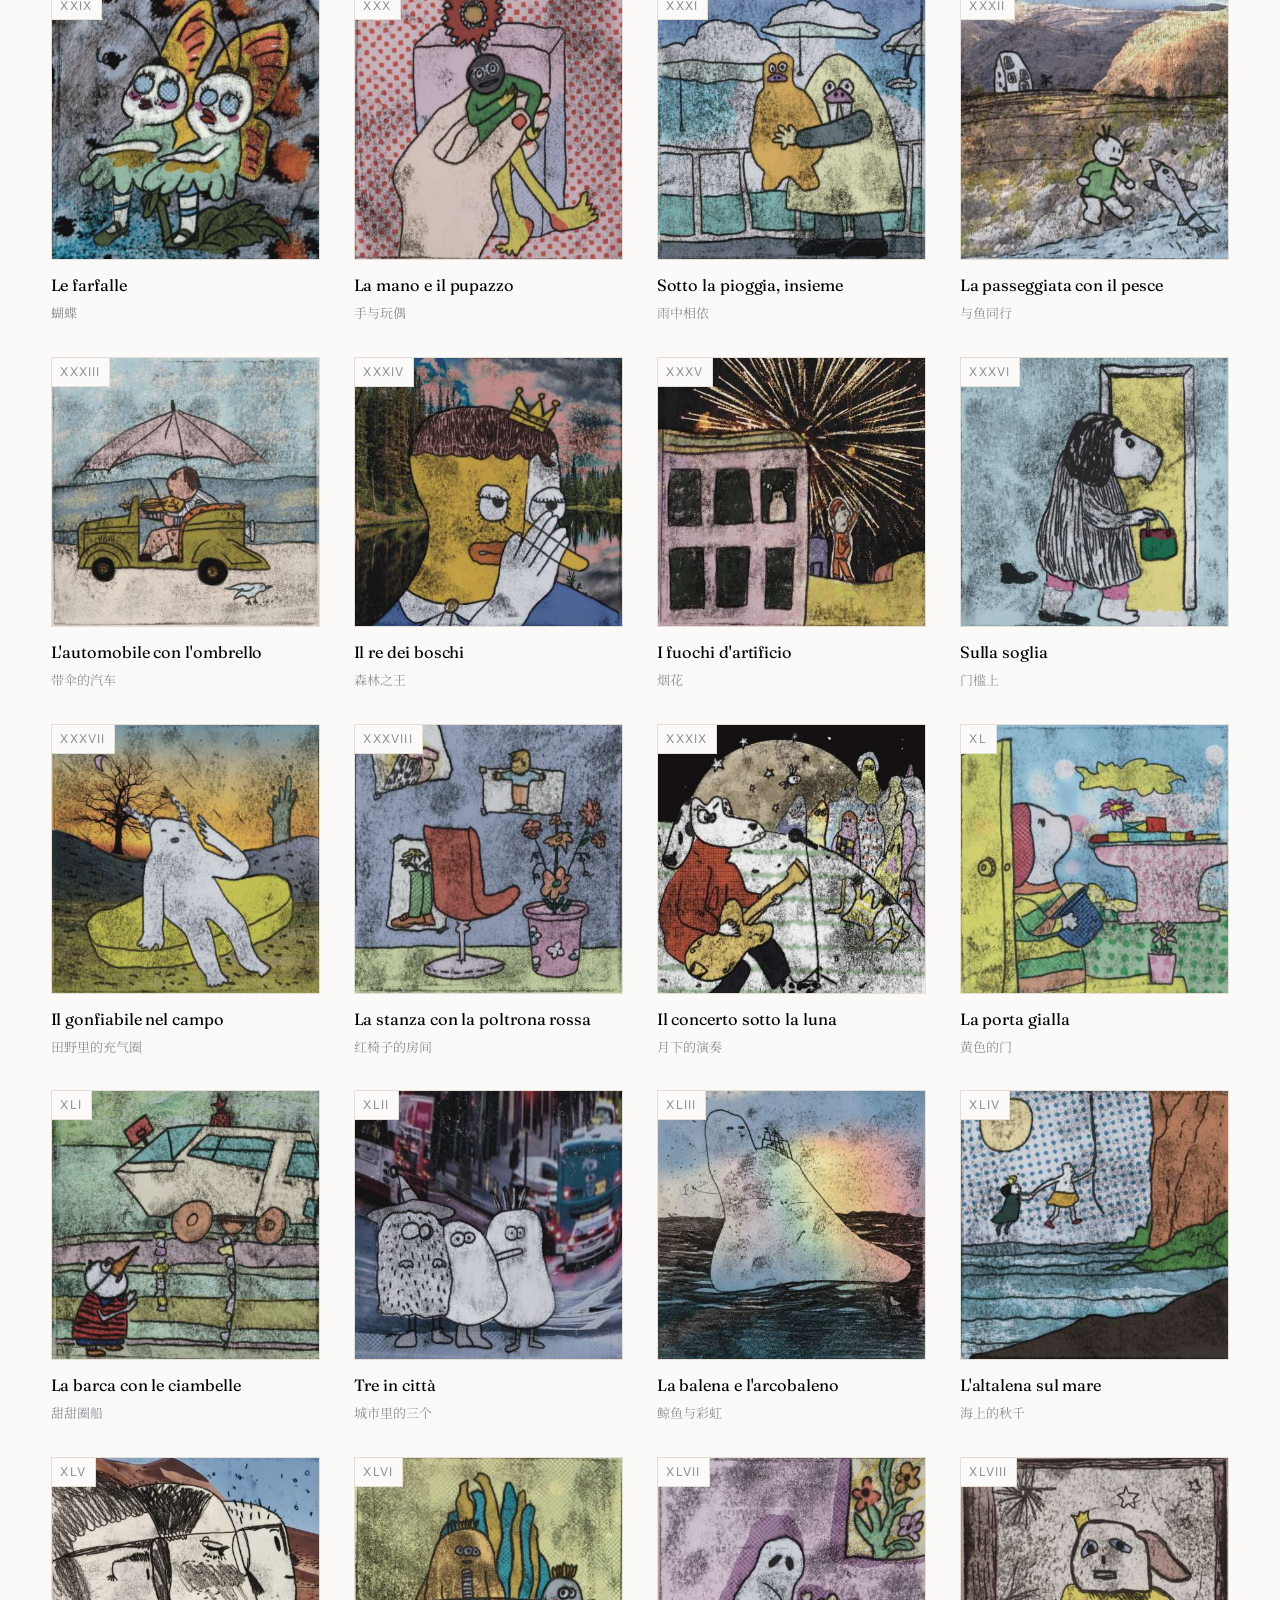
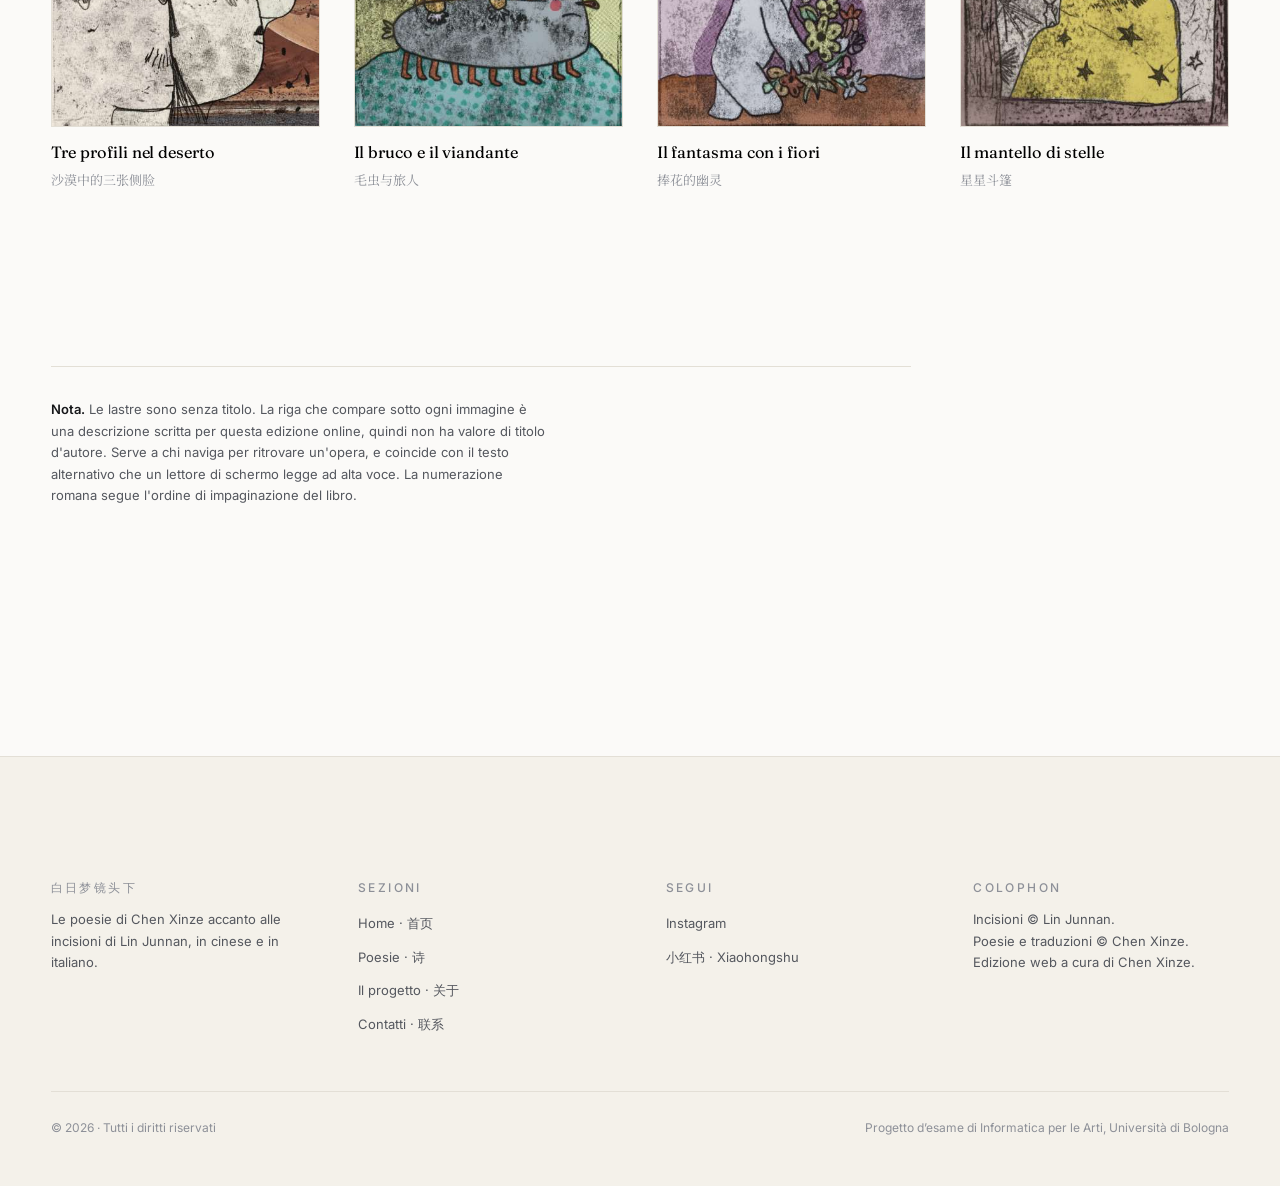
<file: opere.html>
<!DOCTYPE html>
<html lang="it" data-lang="it">
<head>
<meta charset="utf-8">
<meta name="viewport" content="width=device-width, initial-scale=1">

<title>Le 48 incisioni · Galleria delle opere di Lin Junnan | Sotto lo sguardo dei sogni diurni</title>
<meta name="description" content="Galleria completa delle 48 incisioni all'acquaforte e acquatinta di Lin Junnan: griglia sfogliabile, ingrandimento a tutta pagina, navigazione da tastiera e descrizioni in italiano e cinese.">
<meta name="keywords" content="incisione, acquaforte, acquatinta, calcografia, stampa d'arte, Lin Junnan, galleria online, opere su carta">
<link rel="canonical" href="https://sognidiurni.github.io/opere.html">

<meta property="og:type" content="article">
<meta property="og:title" content="Le 48 incisioni di Lin Junnan">
<meta property="og:description" content="La cartella completa: quarantotto lastre all'acquaforte e acquatinta, sfogliabili una per una.">
<meta property="og:image" content="https://sognidiurni.github.io/assets/og-cover.jpg">
<meta property="og:url" content="https://sognidiurni.github.io/opere.html">
<meta name="twitter:card" content="summary_large_image">

<script type="application/ld+json">
{
  "@context": "https://schema.org",
  "@type": "CollectionPage",
  "name": "Le 48 incisioni",
  "url": "https://sognidiurni.github.io/opere.html",
  "isPartOf": { "@id": "https://sognidiurni.github.io/#sito" },
  "about": {
    "@type": "VisualArtwork",
    "name": "Sotto lo sguardo dei sogni diurni",
    "artform": "Incisione",
    "artMedium": "Acquaforte e acquatinta su rame",
    "creator": { "@type": "Person", "name": "Lin Junnan" }
  },
  "breadcrumb": {
    "@type": "BreadcrumbList",
    "itemListElement": [
      { "@type": "ListItem", "position": 1, "name": "Home", "item": "https://sognidiurni.github.io/" },
      { "@type": "ListItem", "position": 2, "name": "Opere", "item": "https://sognidiurni.github.io/opere.html" }
    ]
  }
}
</script>

<link rel="preconnect" href="https://fonts.googleapis.com">
<link rel="preconnect" href="https://fonts.gstatic.com" crossorigin>
<link rel="stylesheet" href="https://fonts.googleapis.com/css2?family=Fraunces:ital,opsz,wght@0,9..144,300..600;1,9..144,300..500&family=Inter:wght@400;500&family=Noto+Serif+SC:wght@400;500;600&display=swap">
<link rel="stylesheet" href="css/style.css">
<link rel="icon" href="assets/og-cover.jpg" type="image/jpeg">
</head>

<body>
<a class="skip" href="#main">Salta al contenuto</a>

<header class="site-head">
  <div class="site-head__in">
    <a class="brand" href="index.html">
      <span class="brand__mark" aria-hidden="true"></span>
      <span>
        <span class="brand__zh">白日梦镜头下</span>
        <span class="brand__it">Sotto lo sguardo dei sogni diurni</span>
      </span>
    </a>
    <nav class="nav" data-nav aria-label="Navigazione principale">
      <a href="opere.html" aria-current="page"><span class="i18n" lang="it">Opere</span><span class="i18n" lang="zh">作品</span></a>
      <a href="poesie.html"><span class="i18n" lang="it">Poesie</span><span class="i18n" lang="zh">诗</span></a>
      <a href="progetto.html"><span class="i18n" lang="it">Il progetto</span><span class="i18n" lang="zh">关于</span></a>
      <a href="contatti.html"><span class="i18n" lang="it">Contatti</span><span class="i18n" lang="zh">联系</span></a>
    </nav>
    <div class="lang-switch" role="group" aria-label="Lingua del sito">
      <button type="button" data-lang-btn="it" aria-pressed="true">IT</button>
      <button type="button" data-lang-btn="zh" aria-pressed="false">中文</button>
    </div>
    <button class="burger" data-burger type="button" aria-expanded="false" aria-label="Apri il menu">Menu</button>
  </div>
</header>

<main id="main">

  <div class="wrap">
    <section class="page-head">
      <p class="han">镜头 · 四十八块铜版</p>
      <h1><span class="i18n" lang="it">La lente</span><span class="i18n" lang="zh">镜头</span></h1>
      <p class="lede">
        <span class="i18n" lang="it">Quarantotto lastre, nell'ordine in cui compaiono nel libro stampato. Si guardano come si guarda un sogno a occhi aperti, per qualche secondo, senza chiedersi che cosa vogliano dire.</span>
        <span class="i18n" lang="zh">四十八块铜版，按照印刷书籍中的顺序排列。看它们就像看一场白日梦：几秒钟，不必追问它想说什么。</span>
      </p>
    </section>

    <!-- Barra di servizio della galleria -->
    <div class="gallery-bar">
      <span class="i18n" lang="it">Formato</span><span class="i18n" lang="zh">尺寸</span>
      <span class="view-toggle">
        <button type="button" data-vista="normale" aria-pressed="true">Griglia</button>
        <button type="button" data-vista="grande" aria-pressed="false">Grande</button>
      </span>
      <span class="gallery-bar__count" data-conteggio>48 lastre</span>
    </div>

    <!-- La griglia viene costruita da js/galleria.js a partire da js/catalogo.js -->
    <div class="grid" data-griglia></div>

    <!-- Nota curatoriale: onesta sull'origine delle didascalie -->
    <section class="section wrap--narrow" style="padding-inline:0">
      <hr class="rule">
      <p class="prose" style="font-size:var(--t-sm);margin-top:2rem">
        <span class="i18n" lang="it"><strong>Nota.</strong> Le lastre sono senza titolo. La riga che compare sotto ogni immagine è una descrizione scritta per questa edizione online, quindi non ha valore di titolo d'autore. Serve a chi naviga per ritrovare un'opera, e coincide con il testo alternativo che un lettore di schermo legge ad alta voce. La numerazione romana segue l'ordine di impaginazione del libro.</span>
        <span class="i18n" lang="zh"><strong>说明。</strong>这些铜版画均无标题。每幅图下方的文字是为本网页版撰写的描述，并不具有作者所定标题的性质。它帮助浏览者重新找到某一幅作品，也与读屏软件朗读的替代文本完全一致。罗马数字沿用印刷书籍的排版顺序。</span>
      </p>
    </section>
  </div>

</main>

<!-- ============ FINESTRA DI INGRANDIMENTO ============ -->
<div class="lb" data-lightbox data-open="false" role="dialog" aria-modal="true" aria-label="Ingrandimento dell'opera" aria-hidden="true">
  <div class="lb__top">
    <span data-lb-numero>I / XLVIII</span>
    <span class="i18n" lang="it">Acquaforte e acquatinta</span>
    <span class="i18n" lang="zh">蚀刻与飞尘</span>
    <button class="lb__close" data-lb-chiudi type="button">Chiudi ✕</button>
  </div>
  <div class="lb__stage">
    <img data-lb-img src="assets/og-cover.jpg" alt="">
  </div>
  <div class="lb__bottom">
    <span class="lb__cap">
      <b data-lb-titolo></b>
      <span data-lb-han lang="zh"></span>
    </span>
    <span class="lb__nav">
      <button data-lb-prec type="button" aria-label="Lastra precedente">←</button>
      <button data-lb-succ type="button" aria-label="Lastra successiva">→</button>
    </span>
  </div>
</div>

<footer class="site-foot">
  <div class="wrap">
    <div class="foot-grid">
      <div>
        <h3>白日梦镜头下</h3>
        <p style="font-size:var(--t-sm);color:var(--ink-2);max-width:32ch">
          <span class="i18n" lang="it">Le poesie di Chen Xinze accanto alle incisioni di Lin Junnan, in cinese e in italiano.</span>
          <span class="i18n" lang="zh">Chen Xinze 的诗与 Lin Junnan 的版画并置，中文与意大利文对照。</span>
        </p>
      </div>
      <div>
        <h3><span class="i18n" lang="it">Sezioni</span><span class="i18n" lang="zh">栏目</span></h3>
        <ul>
          <li><a href="index.html">Home · 首页</a></li>
          <li><a href="poesie.html">Poesie · 诗</a></li>
          <li><a href="progetto.html">Il progetto · 关于</a></li>
          <li><a href="contatti.html">Contatti · 联系</a></li>
        </ul>
      </div>
      <div>
        <h3><span class="i18n" lang="it">Segui</span><span class="i18n" lang="zh">关注</span></h3>
        <ul>
          <li><a href="https://www.instagram.com/" rel="me noopener" target="_blank">Instagram</a></li>
          <li><a href="https://www.xiaohongshu.com/" rel="me noopener" target="_blank">小红书 · Xiaohongshu</a></li>
        </ul>
      </div>
      <div>
        <!-- CREDITI: le incisioni sono di Lin Junnan, le poesie e le traduzioni di Chen Xinze,
             che cura anche l'edizione web. Da aggiungere quando disponibili:
             i caratteri cinesi del nome e l'eventuale forma «Salvatore Chen». -->
        <h3><span class="i18n" lang="it">Colophon</span><span class="i18n" lang="zh">版权</span></h3>
        <p style="font-size:var(--t-sm);color:var(--ink-2)">
          <span class="i18n" lang="it">Incisioni © Lin Junnan.<br>Poesie e traduzioni © Chen Xinze.<br>Edizione web a cura di Chen Xinze.</span>
          <span class="i18n" lang="zh">版画 © Lin Junnan。<br>诗与意大利文译文 © Chen Xinze。<br>网页版编辑：Chen Xinze。</span>
        </p>
      </div>
    </div>
    <div class="foot-bottom">
      <span>© <span data-anno>2026</span> · <span class="i18n" lang="it">Tutti i diritti riservati</span><span class="i18n" lang="zh">版权所有</span></span>
      <span><span class="i18n" lang="it">Progetto d&rsquo;esame di Informatica per le Arti, Università di Bologna</span><span class="i18n" lang="zh">课程作业 · 博洛尼亚大学</span></span>
    </div>
  </div>
</footer>

<script src="js/site.js"></script>
<script src="js/catalogo.js"></script>
<script src="js/galleria.js"></script>
</body>
</html>
</file>
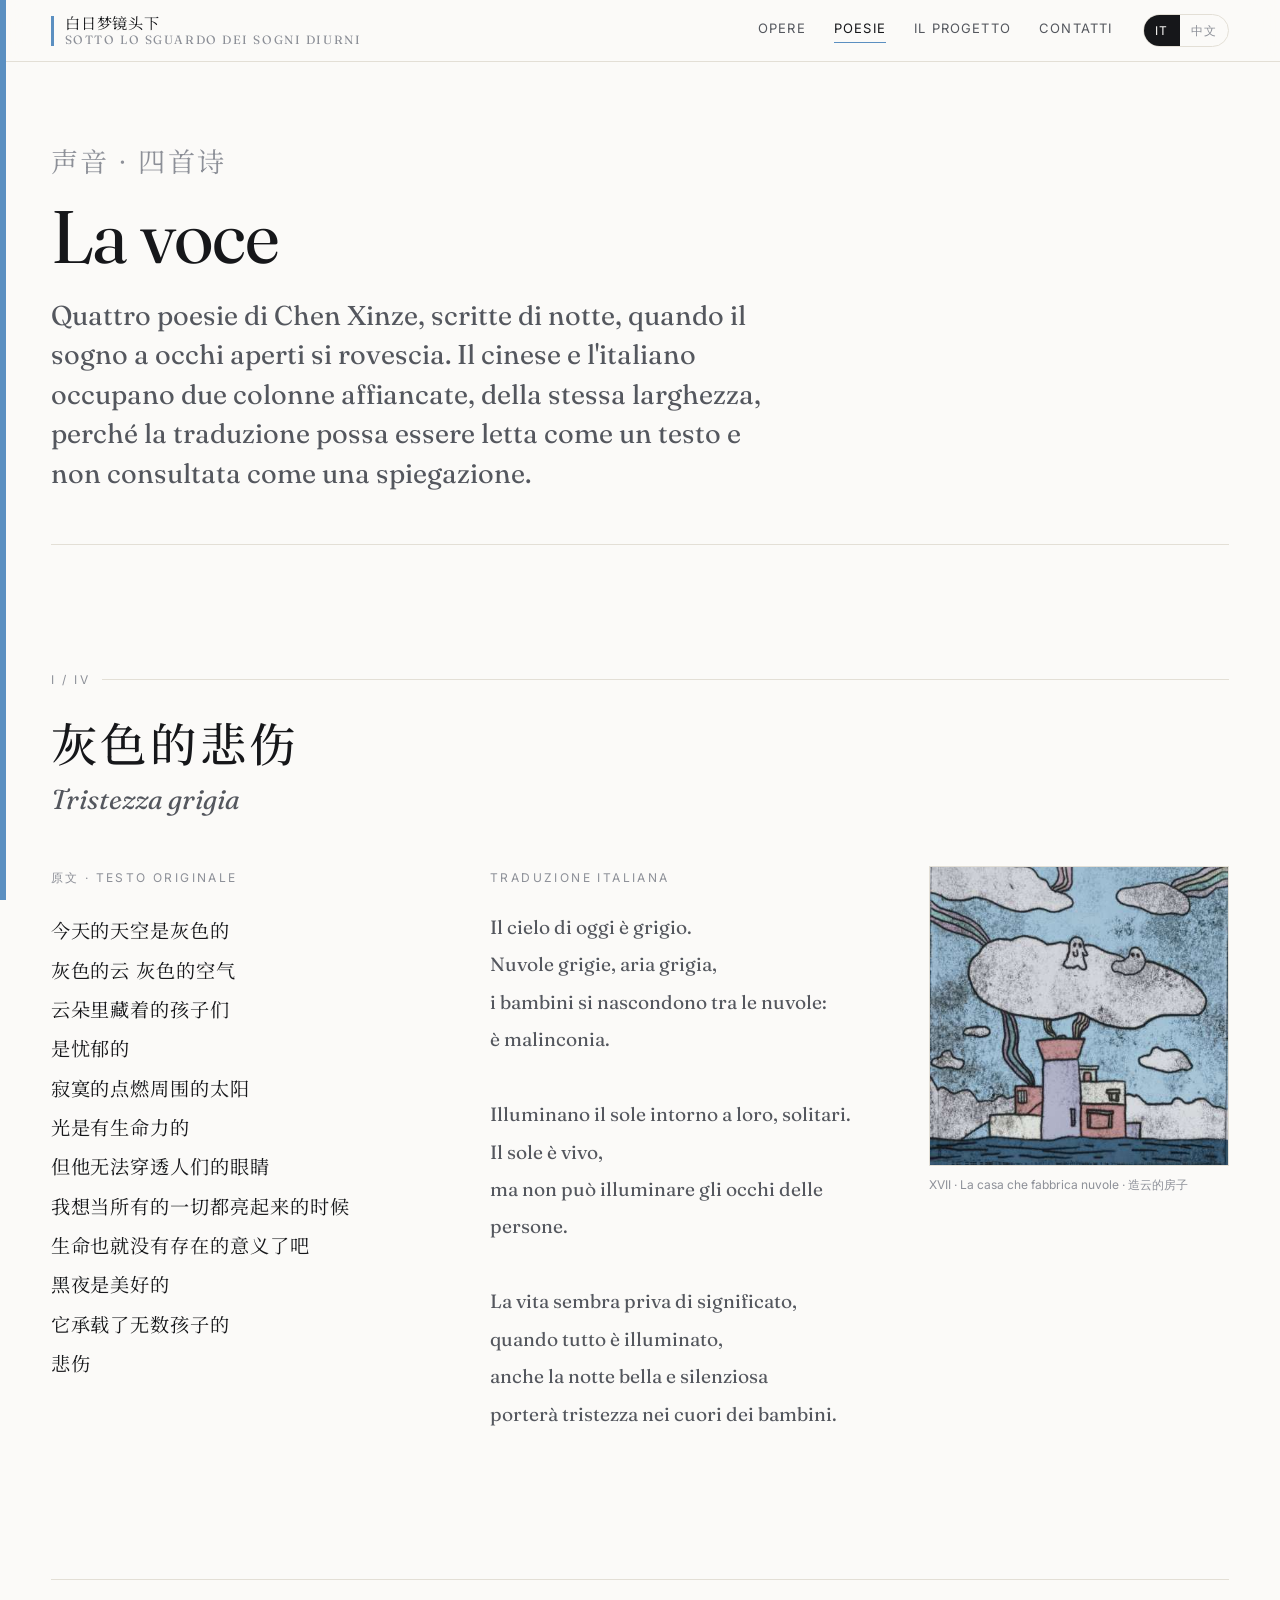
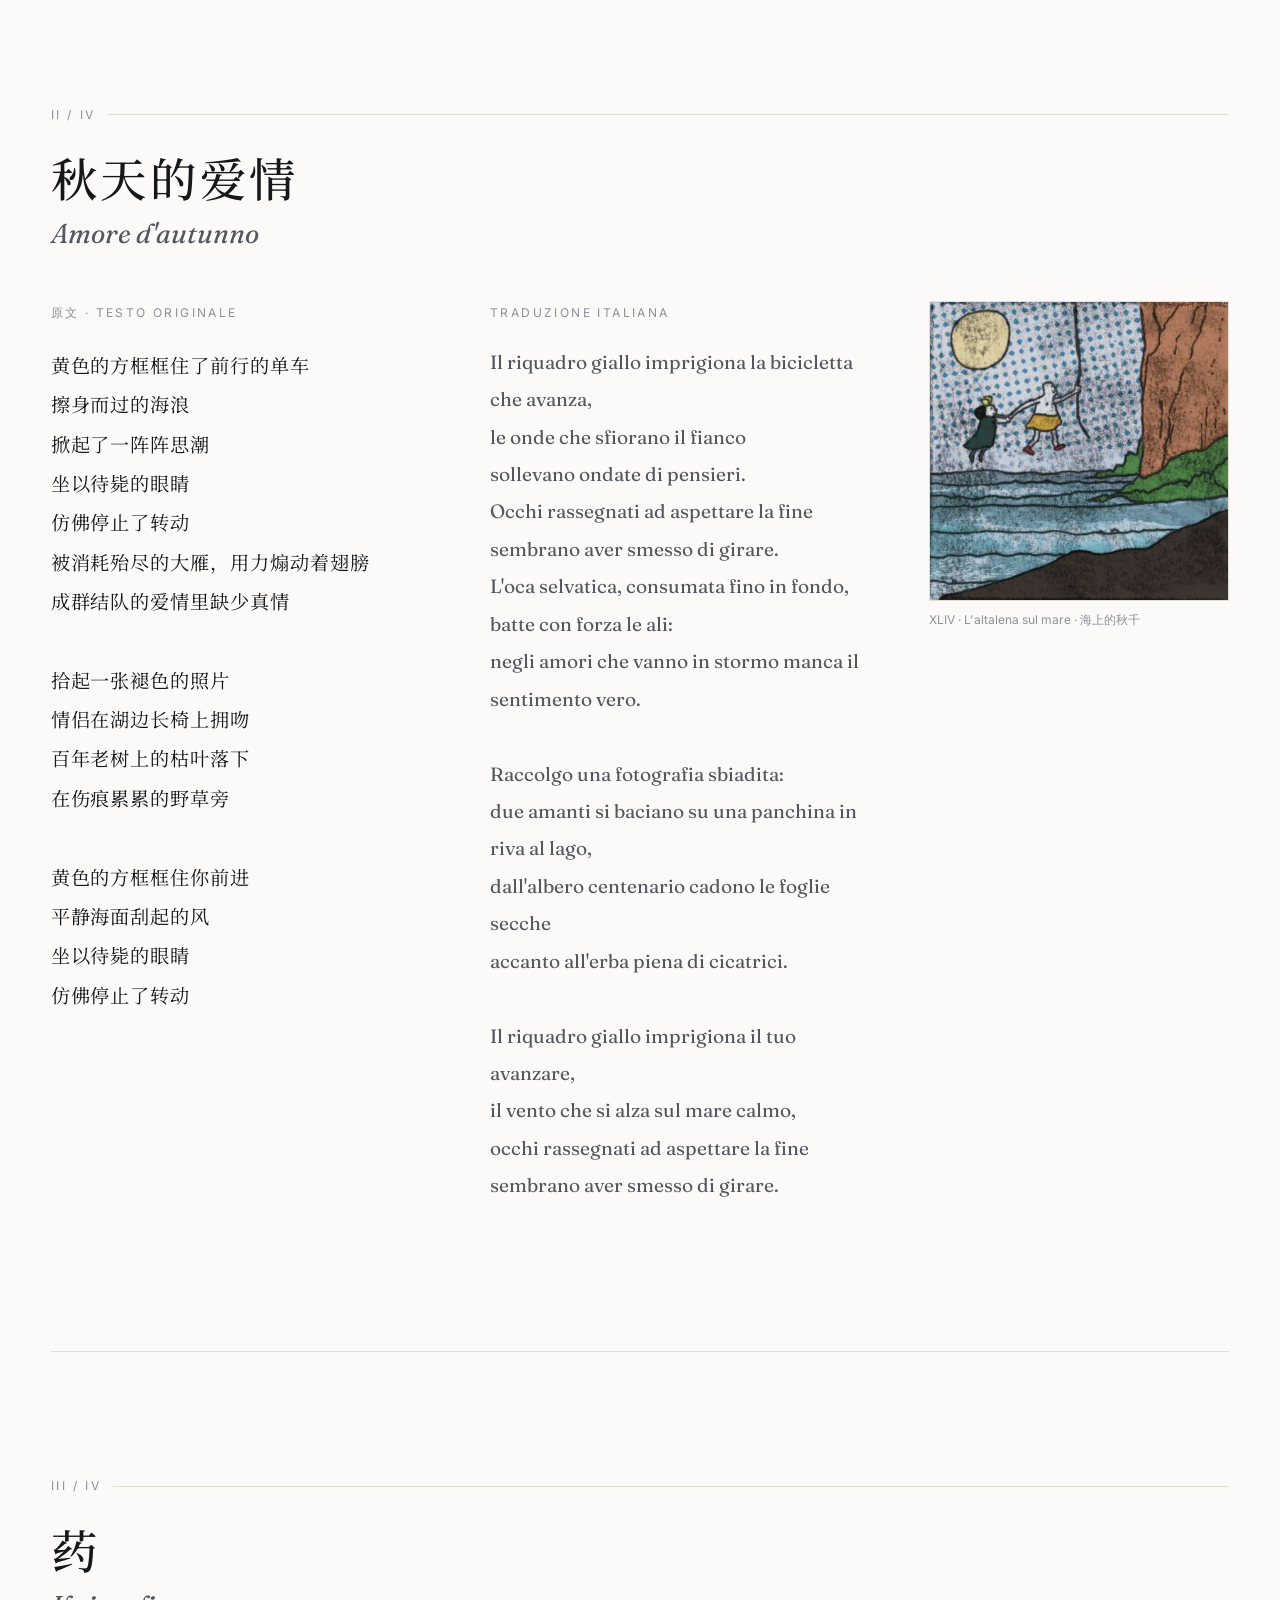
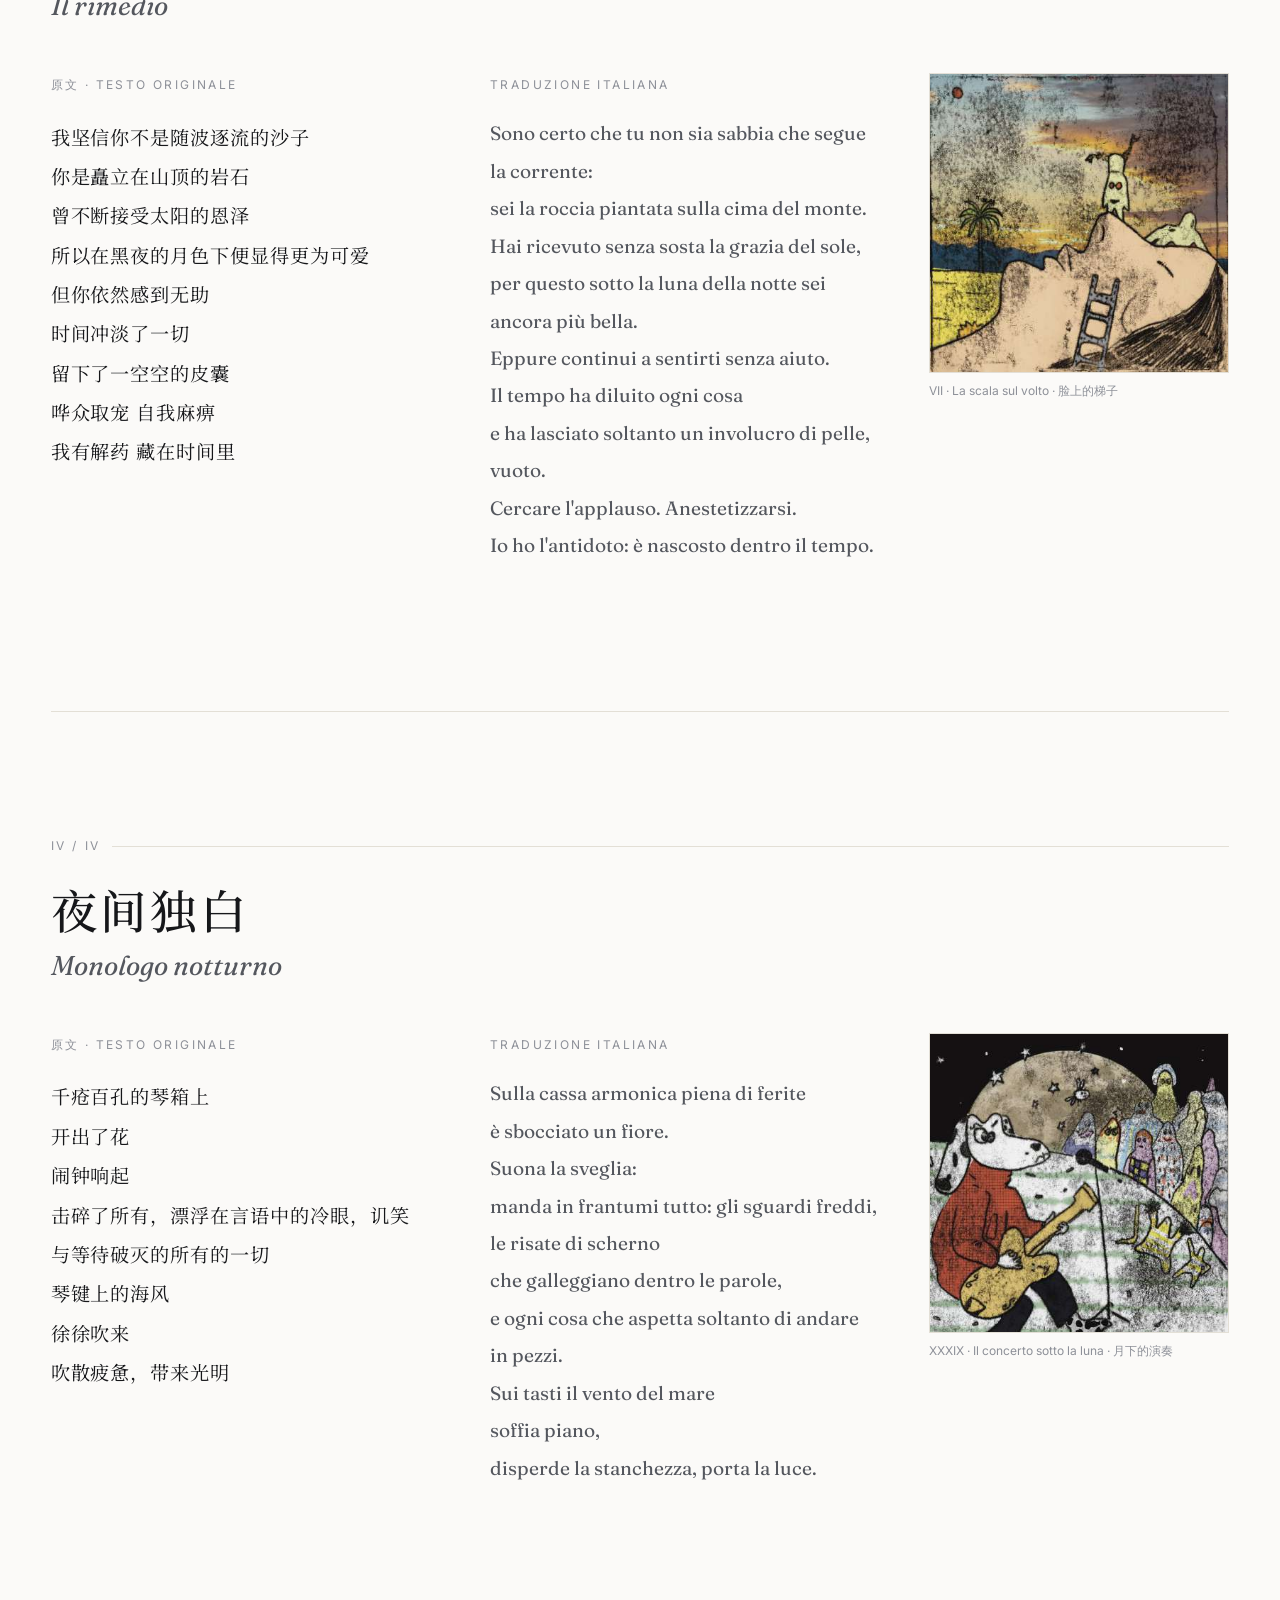
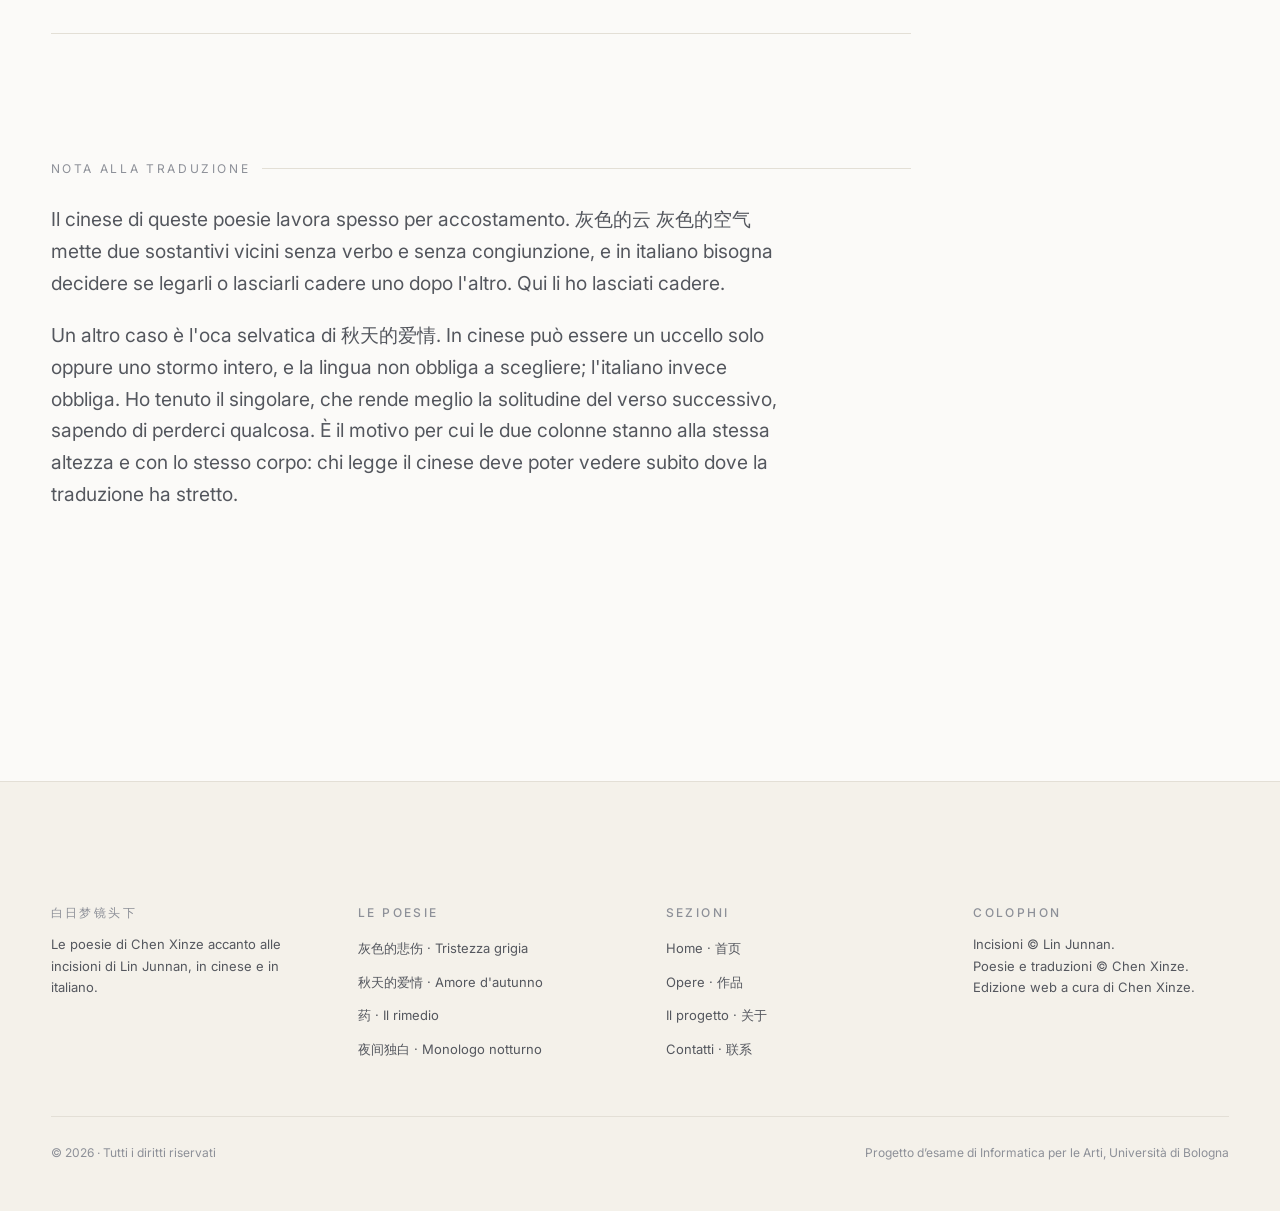
<file: poesie.html>
<!DOCTYPE html>
<html lang="it" data-lang="it">
<head>
<meta charset="utf-8">
<meta name="viewport" content="width=device-width, initial-scale=1">

<title>Quattro poesie, cinese e italiano a fronte | Sotto lo sguardo dei sogni diurni</title>
<meta name="description" content="Le quattro poesie di Chen Xinze (Tristezza grigia, Amore d&rsquo;autunno, Il rimedio, Monologo notturno) nel testo cinese originale con traduzione italiana a fronte, ciascuna accostata a un'incisione di Lin Junnan.">
<meta name="keywords" content="poesia cinese contemporanea, poesia bilingue, traduzione dal cinese, testo a fronte, 现代诗, Chen Xinze">
<link rel="canonical" href="https://sognidiurni.github.io/poesie.html">

<meta property="og:type" content="article">
<meta property="og:title" content="Quattro poesie, cinese e italiano a fronte">
<meta property="og:description" content="Tristezza grigia, Amore d'autunno, Il rimedio, Monologo notturno: i testi originali e la traduzione italiana, colonna contro colonna.">
<meta property="og:image" content="https://sognidiurni.github.io/assets/opere/opera-17.jpg">
<meta property="og:url" content="https://sognidiurni.github.io/poesie.html">
<meta name="twitter:card" content="summary_large_image">

<script type="application/ld+json">
{
  "@context": "https://schema.org",
  "@type": "CollectionPage",
  "name": "Quattro poesie",
  "url": "https://sognidiurni.github.io/poesie.html",
  "isPartOf": { "@id": "https://sognidiurni.github.io/#sito" },
  "inLanguage": ["zh-Hans", "it"],
  "hasPart": [
    { "@type": "Poem", "name": "灰色的悲伤", "alternateName": "Tristezza grigia", "inLanguage": "zh-Hans",
      "author": { "@type": "Person", "name": "Chen Xinze" } },
    { "@type": "Poem", "name": "秋天的爱情", "alternateName": "Amore d'autunno", "inLanguage": "zh-Hans",
      "author": { "@type": "Person", "name": "Chen Xinze" } },
    { "@type": "Poem", "name": "药", "alternateName": "Il rimedio", "inLanguage": "zh-Hans",
      "author": { "@type": "Person", "name": "Chen Xinze" } },
    { "@type": "Poem", "name": "夜间独白", "alternateName": "Monologo notturno", "inLanguage": "zh-Hans",
      "author": { "@type": "Person", "name": "Chen Xinze" } }
  ]
}
</script>

<link rel="preconnect" href="https://fonts.googleapis.com">
<link rel="preconnect" href="https://fonts.gstatic.com" crossorigin>
<link rel="stylesheet" href="https://fonts.googleapis.com/css2?family=Fraunces:ital,opsz,wght@0,9..144,300..600;1,9..144,300..500&family=Inter:wght@400;500&family=Noto+Serif+SC:wght@400;500;600&display=swap">
<link rel="stylesheet" href="css/style.css">
<link rel="icon" href="assets/og-cover.jpg" type="image/jpeg">
</head>

<body>
<a class="skip" href="#main">Salta al contenuto</a>

<header class="site-head">
  <div class="site-head__in">
    <a class="brand" href="index.html">
      <span class="brand__mark" aria-hidden="true"></span>
      <span>
        <span class="brand__zh">白日梦镜头下</span>
        <span class="brand__it">Sotto lo sguardo dei sogni diurni</span>
      </span>
    </a>
    <nav class="nav" data-nav aria-label="Navigazione principale">
      <a href="opere.html"><span class="i18n" lang="it">Opere</span><span class="i18n" lang="zh">作品</span></a>
      <a href="poesie.html" aria-current="page"><span class="i18n" lang="it">Poesie</span><span class="i18n" lang="zh">诗</span></a>
      <a href="progetto.html"><span class="i18n" lang="it">Il progetto</span><span class="i18n" lang="zh">关于</span></a>
      <a href="contatti.html"><span class="i18n" lang="it">Contatti</span><span class="i18n" lang="zh">联系</span></a>
    </nav>
    <div class="lang-switch" role="group" aria-label="Lingua del sito">
      <button type="button" data-lang-btn="it" aria-pressed="true">IT</button>
      <button type="button" data-lang-btn="zh" aria-pressed="false">中文</button>
    </div>
    <button class="burger" data-burger type="button" aria-expanded="false" aria-label="Apri il menu">Menu</button>
  </div>
</header>

<main id="main">
<div class="wrap">

  <section class="page-head">
    <p class="han">声音 · 四首诗</p>
    <h1><span class="i18n" lang="it">La voce</span><span class="i18n" lang="zh">声音</span></h1>
    <p class="lede">
      <span class="i18n" lang="it">Quattro poesie di Chen Xinze, scritte di notte, quando il sogno a occhi aperti si rovescia. Il cinese e l'italiano occupano due colonne affiancate, della stessa larghezza, perché la traduzione possa essere letta come un testo e non consultata come una spiegazione.</span>
      <span class="i18n" lang="zh">Chen Xinze 的四首诗，写于夜里，此时白日梦翻转为它的反面。中文与意大利文各占一栏，宽度相同，让译文可以被当作文本来读，而不是当作注解去查。</span>
    </p>
  </section>

  <!-- =========================================================
       NOTA PER CHI MODIFICA IL SITO
       I testi cinesi sono trascritti dagli originali dell'autore.
       Le traduzioni italiane sono editabili direttamente qui sotto:
       ogni poesia è un blocco <article class="poem"> autonomo.
       Attenzione: dentro .verse gli a-capo del codice sono
       significativi (la regola CSS è white-space: pre-line).
       ========================================================= -->

  <!-- ---------- I. 灰色的悲伤 ---------- -->
  <article class="poem poem--plate" id="tristezza-grigia">
    <header class="poem__head" data-reveal>
      <p class="eyebrow">I / IV</p>
      <h2 class="poem__zh-title" lang="zh">灰色的悲伤</h2>
      <p class="poem__it-title">Tristezza grigia</p>
    </header>
    <div class="poem__body">
      <p class="verse verse--zh" lang="zh"><span class="verse__label">原文 · Testo originale</span>今天的天空是灰色的
灰色的云 灰色的空气
云朵里藏着的孩子们
是忧郁的
寂寞的点燃周围的太阳
光是有生命力的
但他无法穿透人们的眼睛
我想当所有的一切都亮起来的时候
生命也就没有存在的意义了吧
黑夜是美好的
它承载了无数孩子的
悲伤</p>
      <p class="verse verse--it" lang="it"><span class="verse__label">Traduzione italiana</span>Il cielo di oggi è grigio.
Nuvole grigie, aria grigia,
i bambini si nascondono tra le nuvole:
è malinconia.

Illuminano il sole intorno a loro, solitari.
Il sole è vivo,
ma non può illuminare gli occhi delle persone.

La vita sembra priva di significato,
quando tutto è illuminato,
anche la notte bella e silenziosa
porterà tristezza nei cuori dei bambini.</p>
      <div class="poem__plate" data-reveal>
        <figure>
          <img src="assets/opere/opera-17.jpg" width="420" height="420" loading="lazy" decoding="async"
               alt="Incisione abbinata alla poesia: una casa sul mare emette dal comignolo una grande nuvola bianca in cui si nascondono due piccoli fantasmi.">
          <figcaption>XVII · La casa che fabbrica nuvole · 造云的房子</figcaption>
        </figure>
      </div>
    </div>
  </article>

  <!-- ---------- II. 秋天的爱情 ---------- -->
  <article class="poem poem--plate" id="amore-dautunno">
    <header class="poem__head" data-reveal>
      <p class="eyebrow">II / IV</p>
      <h2 class="poem__zh-title" lang="zh">秋天的爱情</h2>
      <p class="poem__it-title">Amore d'autunno</p>
    </header>
    <div class="poem__body">
      <p class="verse verse--zh" lang="zh"><span class="verse__label">原文 · Testo originale</span>黄色的方框框住了前行的单车
擦身而过的海浪
掀起了一阵阵思潮
坐以待毙的眼睛
仿佛停止了转动
被消耗殆尽的大雁，用力煽动着翅膀
成群结队的爱情里缺少真情

拾起一张褪色的照片
情侣在湖边长椅上拥吻
百年老树上的枯叶落下
在伤痕累累的野草旁

黄色的方框框住你前进
平静海面刮起的风
坐以待毙的眼睛
仿佛停止了转动</p>
      <p class="verse verse--it" lang="it"><span class="verse__label">Traduzione italiana</span>Il riquadro giallo imprigiona la bicicletta che avanza,
le onde che sfiorano il fianco
sollevano ondate di pensieri.
Occhi rassegnati ad aspettare la fine
sembrano aver smesso di girare.
L'oca selvatica, consumata fino in fondo, batte con forza le ali:
negli amori che vanno in stormo manca il sentimento vero.

Raccolgo una fotografia sbiadita:
due amanti si baciano su una panchina in riva al lago,
dall'albero centenario cadono le foglie secche
accanto all'erba piena di cicatrici.

Il riquadro giallo imprigiona il tuo avanzare,
il vento che si alza sul mare calmo,
occhi rassegnati ad aspettare la fine
sembrano aver smesso di girare.</p>
      <div class="poem__plate" data-reveal>
        <figure>
          <img src="assets/opere/opera-44.jpg" width="420" height="420" loading="lazy" decoding="async"
               alt="Incisione abbinata alla poesia: due figure sulla riva del mare sotto una luna piena, una si dondola su un'altalena appesa alla scogliera.">
          <figcaption>XLIV · L'altalena sul mare · 海上的秋千</figcaption>
        </figure>
      </div>
    </div>
  </article>

  <!-- ---------- III. 药 ----------
       VERIFICA: il quarto verso dell'originale va ricontrollato
       sull'appunto dell'autore (la trascrizione qui sotto è la
       lettura più probabile della fotografia). -->
  <article class="poem poem--plate" id="il-rimedio">
    <header class="poem__head" data-reveal>
      <p class="eyebrow">III / IV</p>
      <h2 class="poem__zh-title" lang="zh">药</h2>
      <p class="poem__it-title">Il rimedio</p>
    </header>
    <div class="poem__body">
      <p class="verse verse--zh" lang="zh"><span class="verse__label">原文 · Testo originale</span>我坚信你不是随波逐流的沙子
你是矗立在山顶的岩石
曾不断接受太阳的恩泽
所以在黑夜的月色下便显得更为可爱
但你依然感到无助
时间冲淡了一切
留下了一空空的皮囊
哗众取宠 自我麻痹
我有解药 藏在时间里</p>
      <p class="verse verse--it" lang="it"><span class="verse__label">Traduzione italiana</span>Sono certo che tu non sia sabbia che segue la corrente:
sei la roccia piantata sulla cima del monte.
Hai ricevuto senza sosta la grazia del sole,
per questo sotto la luna della notte sei ancora più bella.
Eppure continui a sentirti senza aiuto.
Il tempo ha diluito ogni cosa
e ha lasciato soltanto un involucro di pelle, vuoto.
Cercare l'applauso. Anestetizzarsi.
Io ho l'antidoto: è nascosto dentro il tempo.</p>
      <div class="poem__plate" data-reveal>
        <figure>
          <img src="assets/opere/opera-07.jpg" width="420" height="420" loading="lazy" decoding="async"
               alt="Incisione abbinata alla poesia: un volto gigantesco disteso come una montagna, con una scaletta appoggiata alla guancia e il sole che tramonta dietro.">
          <figcaption>VII · La scala sul volto · 脸上的梯子</figcaption>
        </figure>
      </div>
    </div>
  </article>

  <!-- ---------- IV. 夜间独白 ---------- -->
  <article class="poem poem--plate" id="monologo-notturno">
    <header class="poem__head" data-reveal>
      <p class="eyebrow">IV / IV</p>
      <h2 class="poem__zh-title" lang="zh">夜间独白</h2>
      <p class="poem__it-title">Monologo notturno</p>
    </header>
    <div class="poem__body">
      <p class="verse verse--zh" lang="zh"><span class="verse__label">原文 · Testo originale</span>千疮百孔的琴箱上
开出了花
闹钟响起
击碎了所有，漂浮在言语中的冷眼，讥笑
与等待破灭的所有的一切
琴键上的海风
徐徐吹来
吹散疲惫，带来光明</p>
      <p class="verse verse--it" lang="it"><span class="verse__label">Traduzione italiana</span>Sulla cassa armonica piena di ferite
è sbocciato un fiore.
Suona la sveglia:
manda in frantumi tutto: gli sguardi freddi, le risate di scherno
che galleggiano dentro le parole,
e ogni cosa che aspetta soltanto di andare in pezzi.
Sui tasti il vento del mare
soffia piano,
disperde la stanchezza, porta la luce.</p>
      <div class="poem__plate" data-reveal>
        <figure>
          <img src="assets/opere/opera-39.jpg" width="420" height="420" loading="lazy" decoding="async"
               alt="Incisione abbinata alla poesia: un cane bianco con maglione rosso suona una chitarra elettrica davanti a una folla di piccole figure, sotto una grande luna dorata.">
          <figcaption>XXXIX · Il concerto sotto la luna · 月下的演奏</figcaption>
        </figure>
      </div>
    </div>
  </article>

  <!-- ---------- Nota del traduttore ---------- -->
  <section class="section wrap--narrow" style="padding-inline:0;border-top:1px solid var(--line)">
    <p class="eyebrow"><span class="i18n" lang="it">Nota alla traduzione</span><span class="i18n" lang="zh">译者附记</span></p>
    <div class="prose">
      <p class="i18n" lang="it">Il cinese di queste poesie lavora spesso per accostamento. <span lang="zh">灰色的云 灰色的空气</span> mette due sostantivi vicini senza verbo e senza congiunzione, e in italiano bisogna decidere se legarli o lasciarli cadere uno dopo l'altro. Qui li ho lasciati cadere.</p>
      <p class="i18n" lang="it">Un altro caso è l'oca selvatica di <span lang="zh">秋天的爱情</span>. In cinese può essere un uccello solo oppure uno stormo intero, e la lingua non obbliga a scegliere; l'italiano invece obbliga. Ho tenuto il singolare, che rende meglio la solitudine del verso successivo, sapendo di perderci qualcosa. È il motivo per cui le due colonne stanno alla stessa altezza e con lo stesso corpo: chi legge il cinese deve poter vedere subito dove la traduzione ha stretto.</p>
      <p class="i18n" lang="zh">这几首诗的中文常以并置的方式运作。<span lang="zh">灰色的云 灰色的空气</span>把两个名词放在一起，没有动词，也没有连词；译成意大利文时必须决定是把它们连起来，还是让它们一个接一个落下。这里我选择了后者。</p>
      <p class="i18n" lang="zh">另一处是《秋天的爱情》里的大雁。中文可以是一只，也可以是一群，语言并不强迫作者选择，意大利文却强迫译者选择。我保留了单数，因为它更贴近下一句的孤独感，同时也明白这样会失去一些东西。两栏之所以放在同一高度、用同样的字号，正是为了让读中文的人一眼就看到译文在哪里收窄了。</p>
    </div>
  </section>

</div>
</main>

<footer class="site-foot">
  <div class="wrap">
    <div class="foot-grid">
      <div>
        <h3>白日梦镜头下</h3>
        <p style="font-size:var(--t-sm);color:var(--ink-2);max-width:32ch">
          <span class="i18n" lang="it">Le poesie di Chen Xinze accanto alle incisioni di Lin Junnan, in cinese e in italiano.</span>
          <span class="i18n" lang="zh">Chen Xinze 的诗与 Lin Junnan 的版画并置，中文与意大利文对照。</span>
        </p>
      </div>
      <div>
        <h3><span class="i18n" lang="it">Le poesie</span><span class="i18n" lang="zh">诗歌</span></h3>
        <ul>
          <li><a href="#tristezza-grigia">灰色的悲伤 · Tristezza grigia</a></li>
          <li><a href="#amore-dautunno">秋天的爱情 · Amore d'autunno</a></li>
          <li><a href="#il-rimedio">药 · Il rimedio</a></li>
          <li><a href="#monologo-notturno">夜间独白 · Monologo notturno</a></li>
        </ul>
      </div>
      <div>
        <h3><span class="i18n" lang="it">Sezioni</span><span class="i18n" lang="zh">栏目</span></h3>
        <ul>
          <li><a href="index.html">Home · 首页</a></li>
          <li><a href="opere.html">Opere · 作品</a></li>
          <li><a href="progetto.html">Il progetto · 关于</a></li>
          <li><a href="contatti.html">Contatti · 联系</a></li>
        </ul>
      </div>
      <div>
        <!-- CREDITI: le incisioni sono di Lin Junnan, le poesie e le traduzioni di Chen Xinze,
             che cura anche l'edizione web. Da aggiungere quando disponibili:
             i caratteri cinesi del nome e l'eventuale forma «Salvatore Chen». -->
        <h3><span class="i18n" lang="it">Colophon</span><span class="i18n" lang="zh">版权</span></h3>
        <p style="font-size:var(--t-sm);color:var(--ink-2)">
          <span class="i18n" lang="it">Incisioni © Lin Junnan.<br>Poesie e traduzioni © Chen Xinze.<br>Edizione web a cura di Chen Xinze.</span>
          <span class="i18n" lang="zh">版画 © Lin Junnan。<br>诗与意大利文译文 © Chen Xinze。<br>网页版编辑：Chen Xinze。</span>
        </p>
      </div>
    </div>
    <div class="foot-bottom">
      <span>© <span data-anno>2026</span> · <span class="i18n" lang="it">Tutti i diritti riservati</span><span class="i18n" lang="zh">版权所有</span></span>
      <span><span class="i18n" lang="it">Progetto d&rsquo;esame di Informatica per le Arti, Università di Bologna</span><span class="i18n" lang="zh">课程作业 · 博洛尼亚大学</span></span>
    </div>
  </div>
</footer>

<script src="js/site.js"></script>
</body>
</html>
</file>
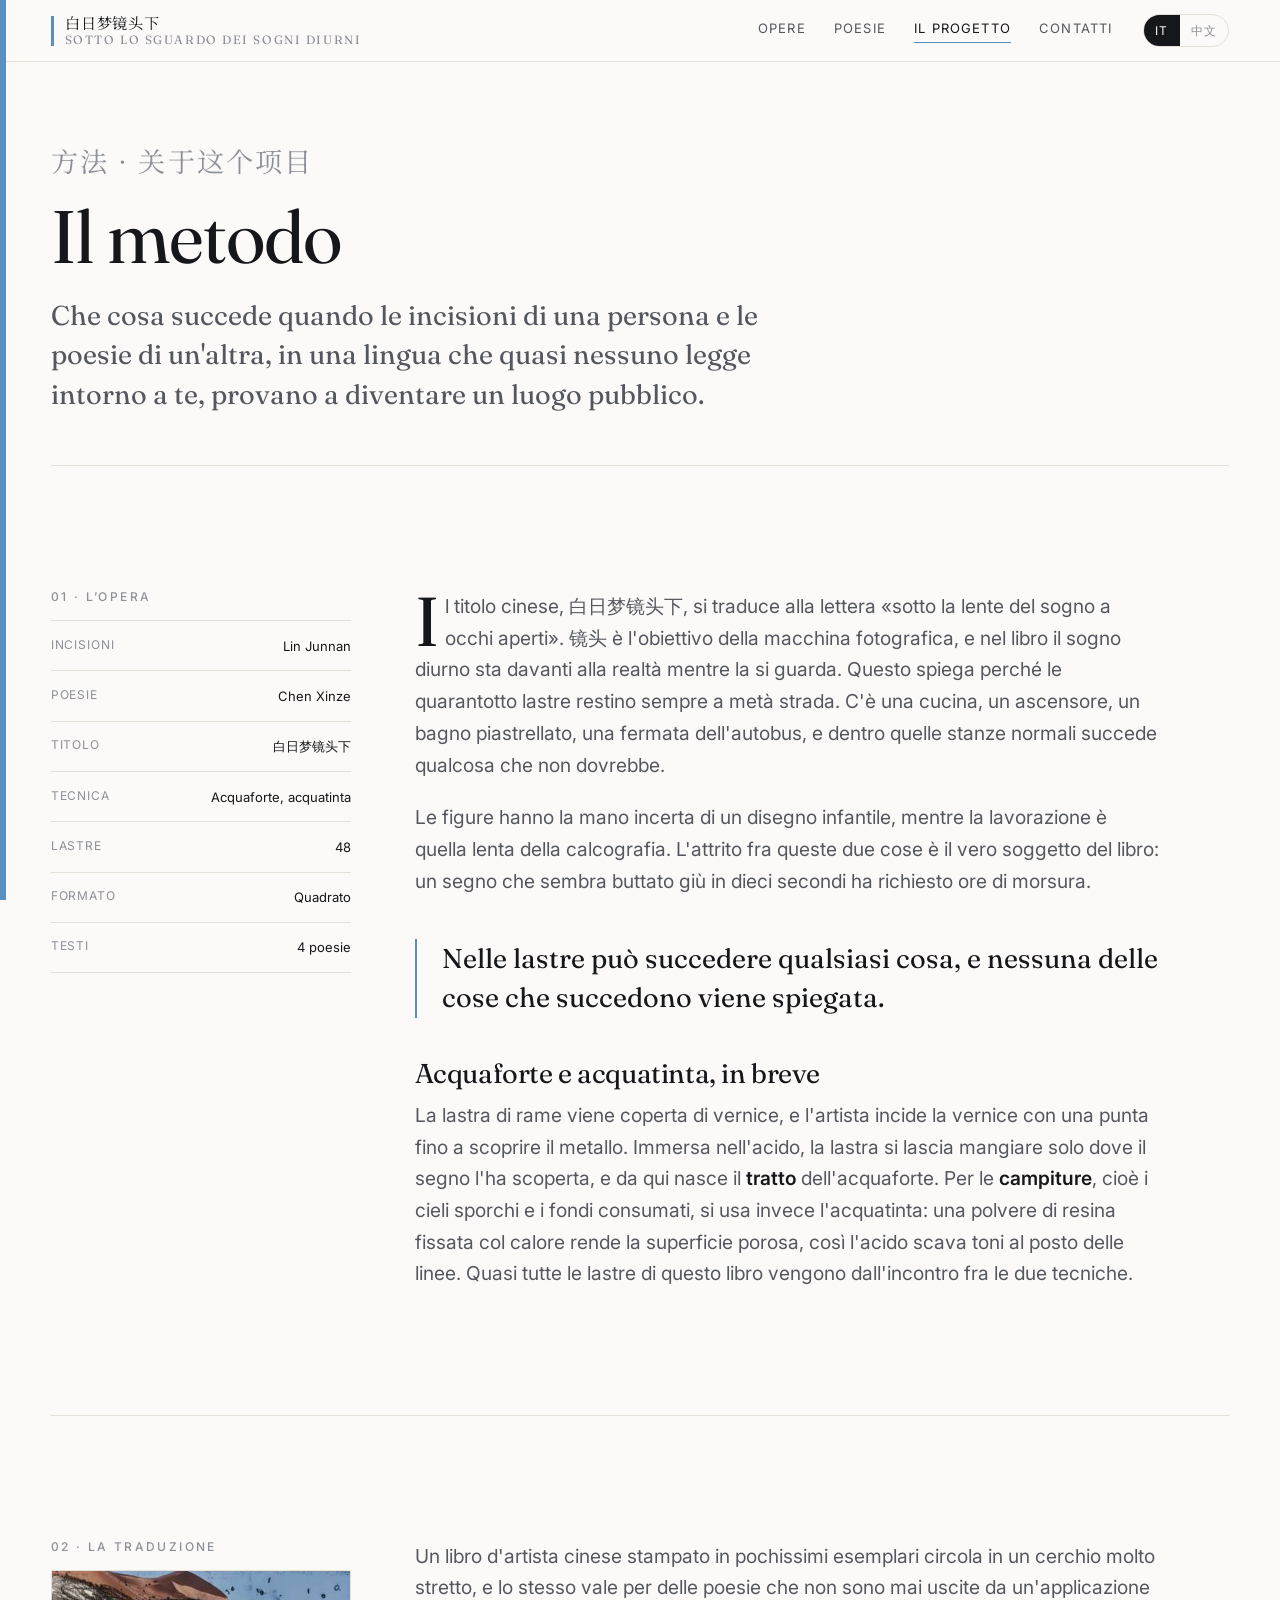
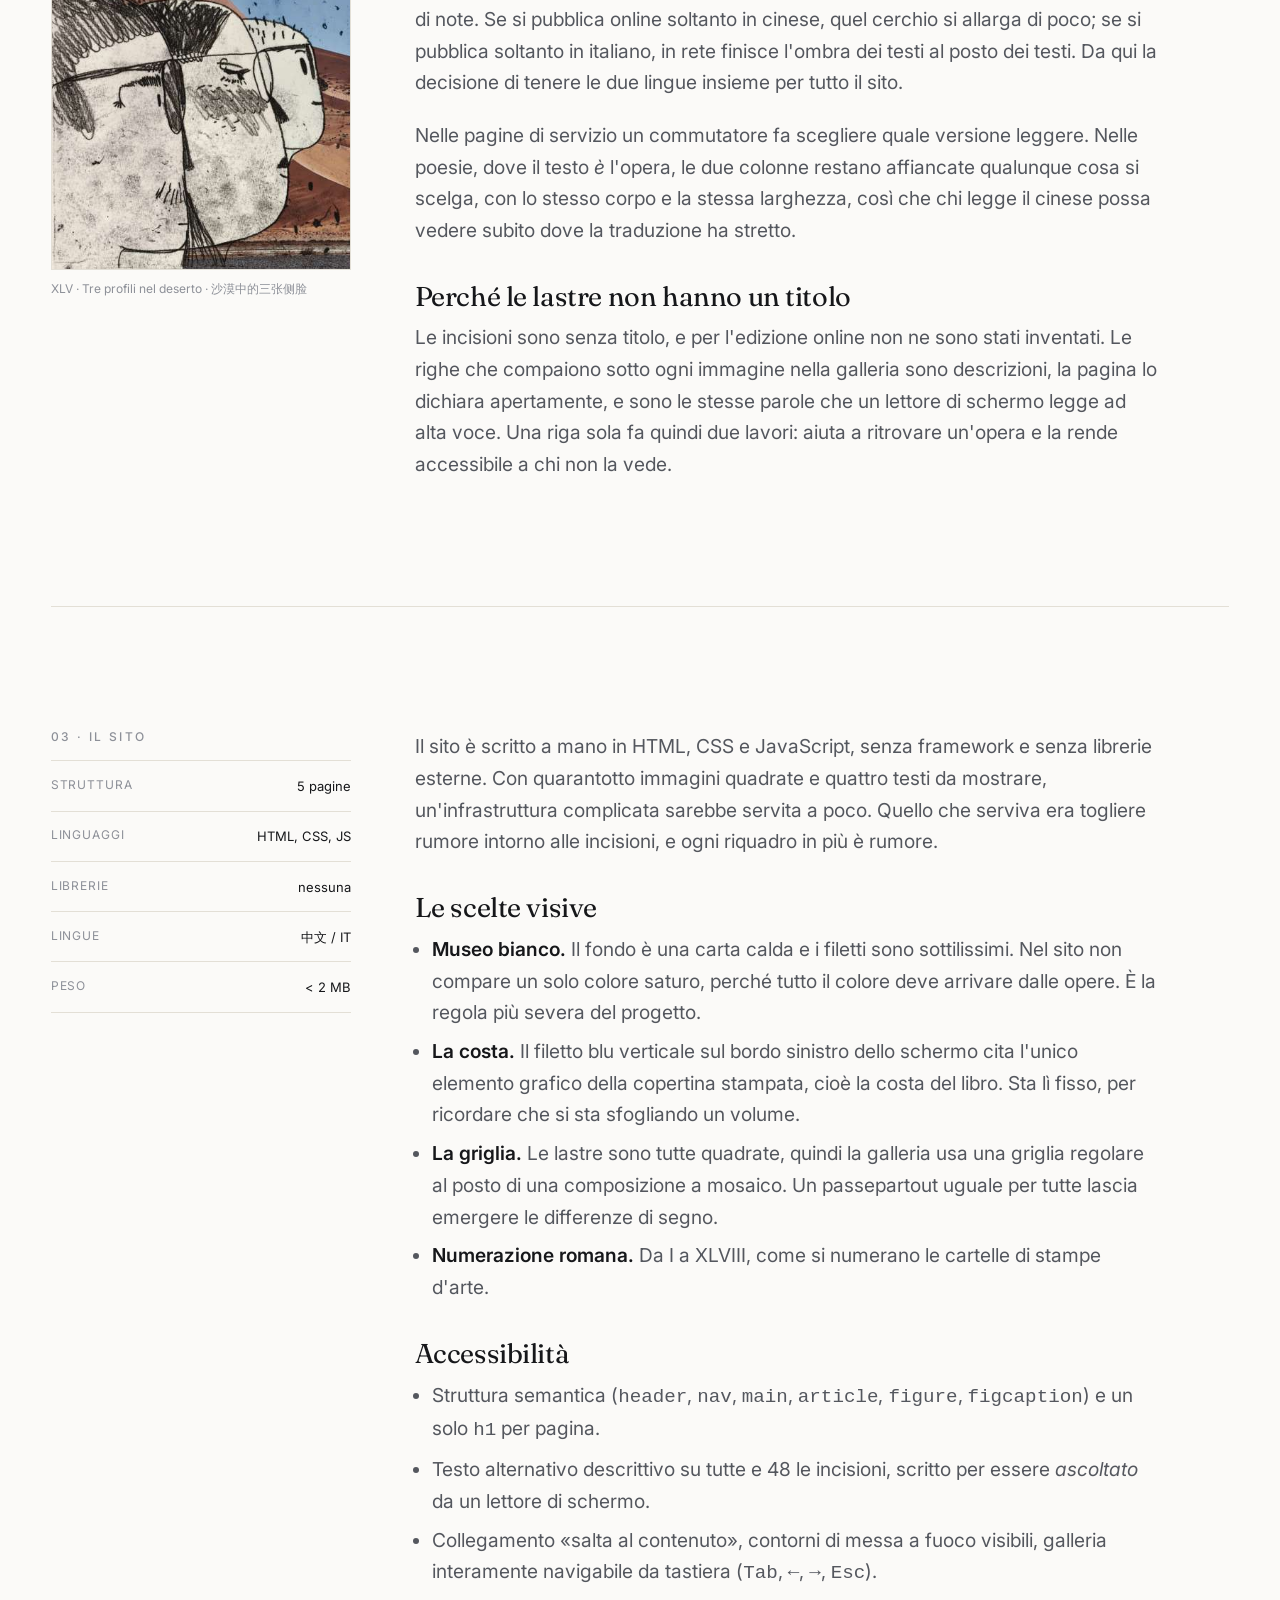
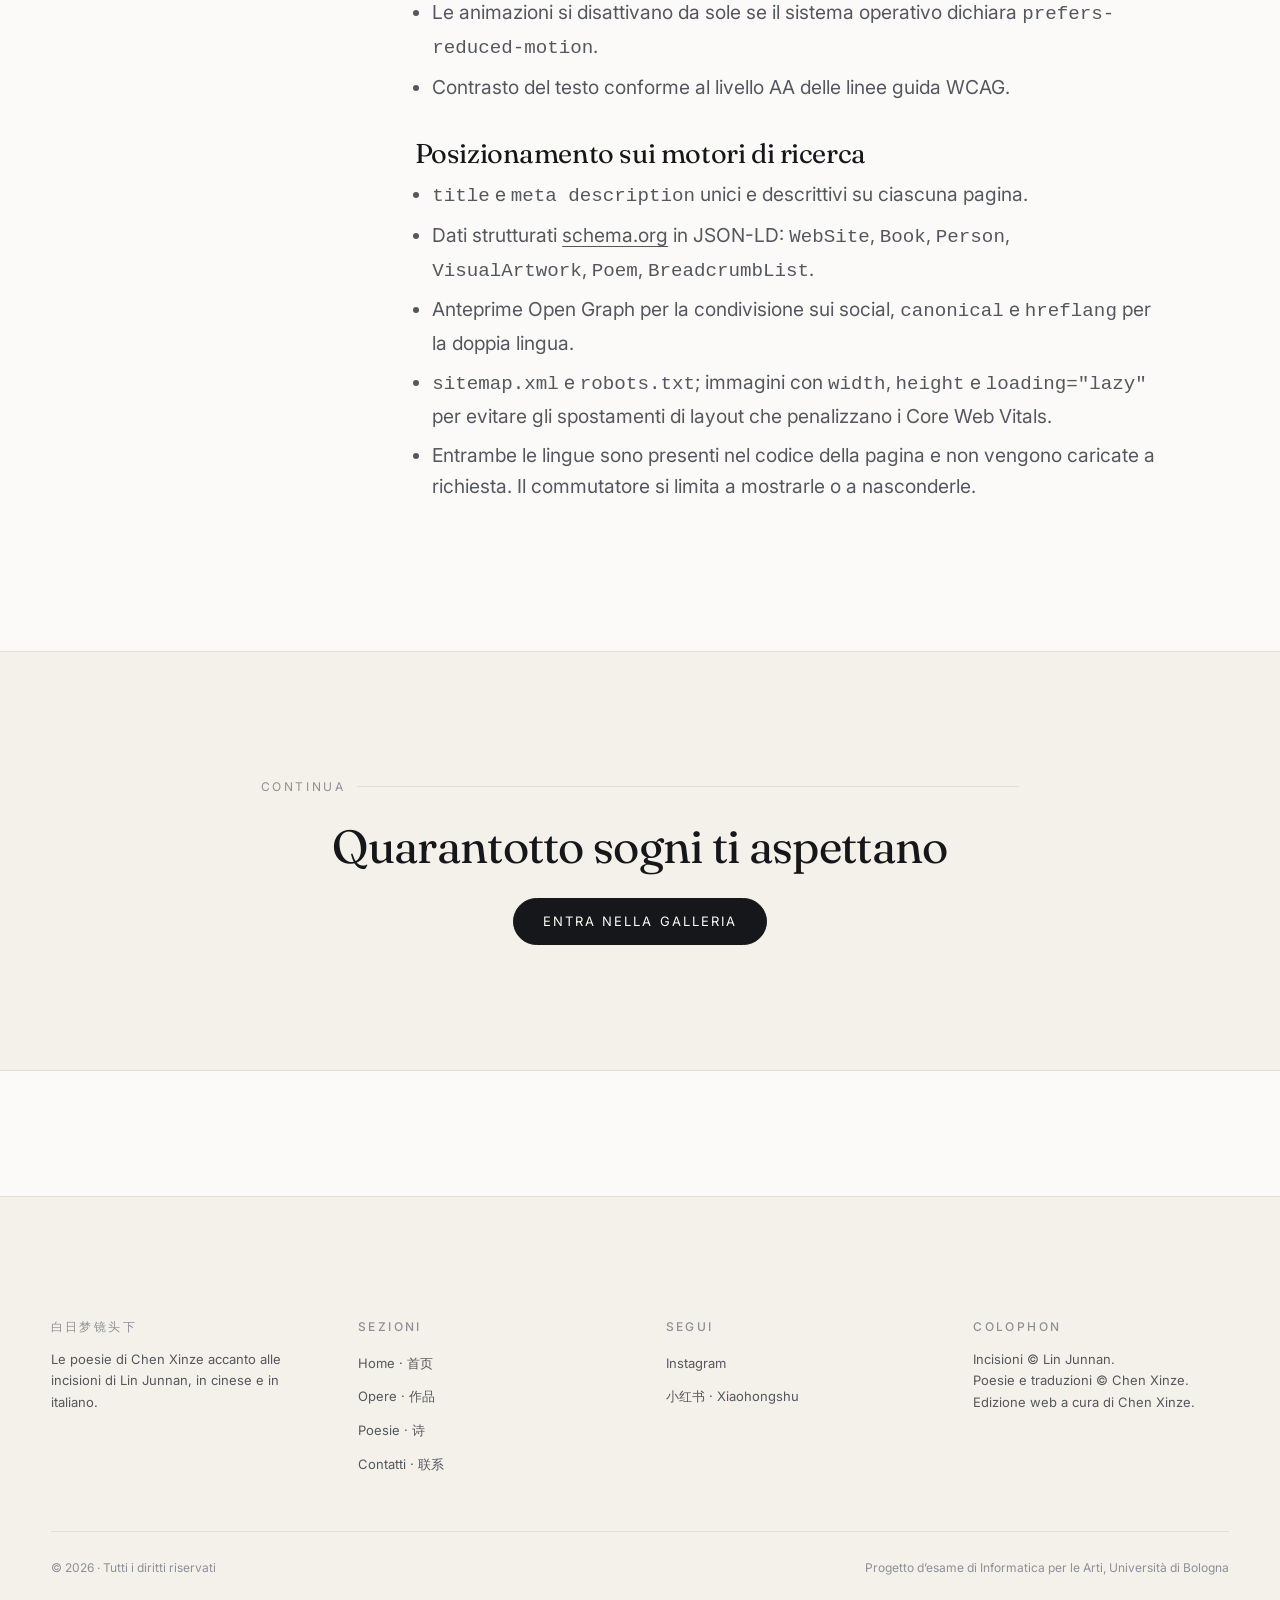
<file: progetto.html>
<!DOCTYPE html>
<html lang="it" data-lang="it">
<head>
<meta charset="utf-8">
<meta name="viewport" content="width=device-width, initial-scale=1">

<title>Il progetto: acquaforte, traduzione e costruzione del sito | Sotto lo sguardo dei sogni diurni</title>
<meta name="description" content="Il concept del progetto: che cos'è l'acquaforte e l'acquatinta, perché tradurre le poesie, come è stato costruito il sito e quali scelte di accessibilità e di posizionamento sui motori di ricerca sono state adottate.">
<meta name="keywords" content="acquaforte, acquatinta, calcografia, tecnica incisoria, libro d'artista, progettazione web, accessibilità web, SEO, Informatica per le Arti">
<link rel="canonical" href="https://sognidiurni.github.io/progetto.html">

<meta property="og:type" content="article">
<meta property="og:title" content="Il progetto · Sotto lo sguardo dei sogni diurni">
<meta property="og:description" content="Acquaforte, traduzione, costruzione del sito: il pensiero dietro l'edizione digitale.">
<meta property="og:image" content="https://sognidiurni.github.io/assets/opere/opera-07.jpg">
<meta property="og:url" content="https://sognidiurni.github.io/progetto.html">
<meta name="twitter:card" content="summary_large_image">

<script type="application/ld+json">
{
  "@context": "https://schema.org",
  "@type": "AboutPage",
  "name": "Il progetto",
  "url": "https://sognidiurni.github.io/progetto.html",
  "isPartOf": { "@id": "https://sognidiurni.github.io/#sito" },
  "mainEntity": {
    "@type": "Person",
    "name": "Chen Xinze",
    "jobTitle": "Poeta, traduttore e curatore dell'edizione web",
    "knowsAbout": ["Poesia contemporanea", "Traduzione dal cinese", "Libro d'artista"]
  },
  "about": {
    "@type": "Person",
    "name": "Lin Junnan",
    "jobTitle": "Incisore",
    "knowsAbout": ["Acquaforte", "Acquatinta", "Libro d'artista"]
  }
}
</script>

<link rel="preconnect" href="https://fonts.googleapis.com">
<link rel="preconnect" href="https://fonts.gstatic.com" crossorigin>
<link rel="stylesheet" href="https://fonts.googleapis.com/css2?family=Fraunces:ital,opsz,wght@0,9..144,300..600;1,9..144,300..500&family=Inter:wght@400;500&family=Noto+Serif+SC:wght@400;500;600&display=swap">
<link rel="stylesheet" href="css/style.css">
<link rel="icon" href="assets/og-cover.jpg" type="image/jpeg">
</head>

<body>
<a class="skip" href="#main">Salta al contenuto</a>

<header class="site-head">
  <div class="site-head__in">
    <a class="brand" href="index.html">
      <span class="brand__mark" aria-hidden="true"></span>
      <span>
        <span class="brand__zh">白日梦镜头下</span>
        <span class="brand__it">Sotto lo sguardo dei sogni diurni</span>
      </span>
    </a>
    <nav class="nav" data-nav aria-label="Navigazione principale">
      <a href="opere.html"><span class="i18n" lang="it">Opere</span><span class="i18n" lang="zh">作品</span></a>
      <a href="poesie.html"><span class="i18n" lang="it">Poesie</span><span class="i18n" lang="zh">诗</span></a>
      <a href="progetto.html" aria-current="page"><span class="i18n" lang="it">Il progetto</span><span class="i18n" lang="zh">关于</span></a>
      <a href="contatti.html"><span class="i18n" lang="it">Contatti</span><span class="i18n" lang="zh">联系</span></a>
    </nav>
    <div class="lang-switch" role="group" aria-label="Lingua del sito">
      <button type="button" data-lang-btn="it" aria-pressed="true">IT</button>
      <button type="button" data-lang-btn="zh" aria-pressed="false">中文</button>
    </div>
    <button class="burger" data-burger type="button" aria-expanded="false" aria-label="Apri il menu">Menu</button>
  </div>
</header>

<main id="main">
<div class="wrap">

  <section class="page-head">
    <p class="han">方法 · 关于这个项目</p>
    <h1><span class="i18n" lang="it">Il metodo</span><span class="i18n" lang="zh">方法</span></h1>
    <p class="lede">
      <span class="i18n" lang="it">Che cosa succede quando le incisioni di una persona e le poesie di un'altra, in una lingua che quasi nessuno legge intorno a te, provano a diventare un luogo pubblico.</span>
      <span class="i18n" lang="zh">当一个人的版画与另一个人的诗，用身边几乎无人阅读的语言，试图成为一个公共场所时，会发生什么。</span>
    </p>
  </section>

  <hr class="rule">

  <!-- ---------- 1. L'opera ---------- -->
  <section class="split">
    <aside class="split__aside">
      <h2><span class="i18n" lang="it">01 · L&rsquo;opera</span><span class="i18n" lang="zh">01 · 作品</span></h2>
      <ul class="facts">
        <li><b>Incisioni</b><span>Lin Junnan</span></li>
        <li><b>Poesie</b><span>Chen Xinze</span></li>
        <li><b>Titolo</b><span>白日梦镜头下</span></li>
        <li><b>Tecnica</b><span><span class="i18n" lang="it">Acquaforte, acquatinta</span><span class="i18n" lang="zh">蚀刻、飞尘</span></span></li>
        <li><b>Lastre</b><span>48</span></li>
        <li><b>Formato</b><span><span class="i18n" lang="it">Quadrato</span><span class="i18n" lang="zh">正方形</span></span></li>
        <li><b>Testi</b><span><span class="i18n" lang="it">4 poesie</span><span class="i18n" lang="zh">四首诗</span></span></li>
      </ul>
    </aside>

    <div class="prose">
      <div class="i18n" lang="it">
        <p class="first">Il titolo cinese, <span lang="zh">白日梦镜头下</span>, si traduce alla lettera «sotto la lente del sogno a occhi aperti». <span lang="zh">镜头</span> è l'obiettivo della macchina fotografica, e nel libro il sogno diurno sta davanti alla realtà mentre la si guarda. Questo spiega perché le quarantotto lastre restino sempre a metà strada. C'è una cucina, un ascensore, un bagno piastrellato, una fermata dell'autobus, e dentro quelle stanze normali succede qualcosa che non dovrebbe.</p>

        <p>Le figure hanno la mano incerta di un disegno infantile, mentre la lavorazione è quella lenta della calcografia. L'attrito fra queste due cose è il vero soggetto del libro: un segno che sembra buttato giù in dieci secondi ha richiesto ore di morsura.</p>

        <blockquote class="pull">Nelle lastre può succedere qualsiasi cosa, e nessuna delle cose che succedono viene spiegata.</blockquote>

        <h3>Acquaforte e acquatinta, in breve</h3>
        <p>La lastra di rame viene coperta di vernice, e l'artista incide la vernice con una punta fino a scoprire il metallo. Immersa nell'acido, la lastra si lascia mangiare solo dove il segno l'ha scoperta, e da qui nasce il <strong>tratto</strong> dell'acquaforte. Per le <strong>campiture</strong>, cioè i cieli sporchi e i fondi consumati, si usa invece l'acquatinta: una polvere di resina fissata col calore rende la superficie porosa, così l'acido scava toni al posto delle linee. Quasi tutte le lastre di questo libro vengono dall'incontro fra le due tecniche.</p>
      </div>

      <div class="i18n" lang="zh">
        <p>中文书名《白日梦镜头下》直译就是"在白日梦的镜头之下"。"镜头"是照相机的镜头：看现实的时候，白日梦架在前面。这解释了为什么这四十八块铜版始终停在半路上。画面里有厨房、电梯、贴瓷砖的卫生间、公交站台，而在这些普通的房间里，总有一件不该发生的事发生了。</p>
        <p>形象带着孩童般笨拙的手，工艺却是铜版画那种缓慢的工艺。两者之间的摩擦，才是这本书真正的主题：看似十秒钟画完的线条，实际上需要数小时的腐蚀。</p>
        <blockquote class="pull">在这些铜版上什么都可能发生，而发生的事没有一件被解释。</blockquote>
        <h3>关于蚀刻与飞尘</h3>
        <p>铜版先涂一层防腐蚀的蜡，艺术家用针刻穿蜡层，露出金属。浸入酸中，只有被刻开的地方被腐蚀，蚀刻的<strong>线条</strong>由此而来。至于<strong>色块</strong>，比如脏掉的天空和磨损的底色，则要用飞尘：松香粉加热固定后使表面变得多孔，酸挖出的就是色调，不再是线条。这本书里几乎每一块版都来自两种技法的相遇。</p>
      </div>
    </div>
  </section>

  <hr class="rule">

  <!-- ---------- 2. La traduzione ---------- -->
  <section class="split">
    <aside class="split__aside">
      <h2><span class="i18n" lang="it">02 · La traduzione</span><span class="i18n" lang="zh">02 · 翻译</span></h2>
      <figure style="margin:0">
        <img src="assets/opere/opera-45.jpg" width="420" height="420" loading="lazy" decoding="async"
             style="border:1px solid var(--line)"
             alt="Incisione: tre profili umani sovrapposti in trasparenza su un paesaggio di dune rosse.">
        <figcaption style="font-size:var(--t-xs);margin-top:0.6rem">XLV · Tre profili nel deserto · 沙漠中的三张侧脸</figcaption>
      </figure>
    </aside>

    <div class="prose">
      <div class="i18n" lang="it">
        <p>Un libro d'artista cinese stampato in pochissimi esemplari circola in un cerchio molto stretto, e lo stesso vale per delle poesie che non sono mai uscite da un'applicazione di note. Se si pubblica online soltanto in cinese, quel cerchio si allarga di poco; se si pubblica soltanto in italiano, in rete finisce l'ombra dei testi al posto dei testi. Da qui la decisione di tenere le due lingue insieme per tutto il sito.</p>
        <p>Nelle pagine di servizio un commutatore fa scegliere quale versione leggere. Nelle poesie, dove il testo <em>è</em> l'opera, le due colonne restano affiancate qualunque cosa si scelga, con lo stesso corpo e la stessa larghezza, così che chi legge il cinese possa vedere subito dove la traduzione ha stretto.</p>
        <h3>Perché le lastre non hanno un titolo</h3>
        <p>Le incisioni sono senza titolo, e per l'edizione online non ne sono stati inventati. Le righe che compaiono sotto ogni immagine nella galleria sono descrizioni, la pagina lo dichiara apertamente, e sono le stesse parole che un lettore di schermo legge ad alta voce. Una riga sola fa quindi due lavori: aiuta a ritrovare un'opera e la rende accessibile a chi non la vede.</p>
      </div>

      <div class="i18n" lang="zh">
        <p>一本仅印数册的中文艺术家手工书，流通的圈子非常小；从未离开过备忘录的诗，情况也一样。若只以中文放上网，这个圈子扩大有限；若只以意大利文放上网，进入网络的就是文本的影子。整个网站因此把两种语言放在一起。</p>
        <p>在功能性页面上，切换器决定读哪一个版本。在诗歌页面上，文本本身<em>就是</em>作品，于是无论选择哪一种语言，两栏都并列显示，字号相同，栏宽相同，让读中文的人一眼就能看到译文在哪里收窄了。</p>
        <h3>为什么这些版画没有标题</h3>
        <p>这些版画本无标题，网页版也没有为它们杜撰标题。画廊中每张图下方的文字是描述，页面对此有明确说明，而这些字句正是读屏软件朗读的内容。一行字因此做了两件事：帮人重新找到一幅作品，也让看不见的人能够理解它。</p>
      </div>
    </div>
  </section>

  <hr class="rule">

  <!-- ---------- 3. Il sito ---------- -->
  <section class="split">
    <aside class="split__aside">
      <h2><span class="i18n" lang="it">03 · Il sito</span><span class="i18n" lang="zh">03 · 网站</span></h2>
      <ul class="facts">
        <li><b>Struttura</b><span>5 <span class="i18n" lang="it">pagine</span><span class="i18n" lang="zh">页面</span></span></li>
        <li><b>Linguaggi</b><span>HTML, CSS, JS</span></li>
        <li><b>Librerie</b><span><span class="i18n" lang="it">nessuna</span><span class="i18n" lang="zh">无</span></span></li>
        <li><b>Lingue</b><span>中文 / IT</span></li>
        <li><b>Peso</b><span>&lt; 2 MB</span></li>
      </ul>
    </aside>

    <div class="prose">
      <div class="i18n" lang="it">
        <p>Il sito è scritto a mano in HTML, CSS e JavaScript, senza framework e senza librerie esterne. Con quarantotto immagini quadrate e quattro testi da mostrare, un'infrastruttura complicata sarebbe servita a poco. Quello che serviva era togliere rumore intorno alle incisioni, e ogni riquadro in più è rumore.</p>

        <h3>Le scelte visive</h3>
        <ul>
          <li><strong>Museo bianco.</strong> Il fondo è una carta calda e i filetti sono sottilissimi. Nel sito non compare un solo colore saturo, perché tutto il colore deve arrivare dalle opere. È la regola più severa del progetto.</li>
          <li><strong>La costa.</strong> Il filetto blu verticale sul bordo sinistro dello schermo cita l'unico elemento grafico della copertina stampata, cioè la costa del libro. Sta lì fisso, per ricordare che si sta sfogliando un volume.</li>
          <li><strong>La griglia.</strong> Le lastre sono tutte quadrate, quindi la galleria usa una griglia regolare al posto di una composizione a mosaico. Un passepartout uguale per tutte lascia emergere le differenze di segno.</li>
          <li><strong>Numerazione romana.</strong> Da I a XLVIII, come si numerano le cartelle di stampe d'arte.</li>
        </ul>

        <h3>Accessibilità</h3>
        <ul>
          <li>Struttura semantica (<code>header</code>, <code>nav</code>, <code>main</code>, <code>article</code>, <code>figure</code>, <code>figcaption</code>) e un solo <code>h1</code> per pagina.</li>
          <li>Testo alternativo descrittivo su tutte e 48 le incisioni, scritto per essere <em>ascoltato</em> da un lettore di schermo.</li>
          <li>Collegamento «salta al contenuto», contorni di messa a fuoco visibili, galleria interamente navigabile da tastiera (<kbd>Tab</kbd>, <kbd>←</kbd>, <kbd>→</kbd>, <kbd>Esc</kbd>).</li>
          <li>Le animazioni si disattivano da sole se il sistema operativo dichiara <code>prefers-reduced-motion</code>.</li>
          <li>Contrasto del testo conforme al livello AA delle linee guida WCAG.</li>
        </ul>

        <h3>Posizionamento sui motori di ricerca</h3>
        <ul>
          <li><code>title</code> e <code>meta description</code> unici e descrittivi su ciascuna pagina.</li>
          <li>Dati strutturati <a href="https://schema.org" rel="noopener" target="_blank">schema.org</a> in JSON-LD: <code>WebSite</code>, <code>Book</code>, <code>Person</code>, <code>VisualArtwork</code>, <code>Poem</code>, <code>BreadcrumbList</code>.</li>
          <li>Anteprime Open Graph per la condivisione sui social, <code>canonical</code> e <code>hreflang</code> per la doppia lingua.</li>
          <li><code>sitemap.xml</code> e <code>robots.txt</code>; immagini con <code>width</code>, <code>height</code> e <code>loading="lazy"</code> per evitare gli spostamenti di layout che penalizzano i Core Web Vitals.</li>
          <li>Entrambe le lingue sono presenti nel codice della pagina e non vengono caricate a richiesta. Il commutatore si limita a mostrarle o a nasconderle.</li>
        </ul>
      </div>

      <div class="i18n" lang="zh">
        <p>网站以纯手写的 HTML、CSS 与 JavaScript 构建，不使用框架，也不使用外部库。要展示的只有四十八幅方形图像和四段文本，复杂的基础设施帮不上什么忙。真正需要做的是把版画周围的噪音去掉，而每多一个方框就多一分噪音。</p>
        <h3>视觉选择</h3>
        <ul>
          <li><strong>白色美术馆。</strong>底色是温暖的纸，线极细。网站本身没有一处饱和的颜色，因为所有色彩都应当来自作品。这是整个项目里最严格的一条规则。</li>
          <li><strong>书脊。</strong>屏幕左缘那道垂直的蓝线，引自印刷封面上唯一的图形元素，也就是书的脊背。它固定在那里，提醒你正在翻一本书。</li>
          <li><strong>网格。</strong>版画都是正方形，因此画廊用规整的网格，而不是瀑布流。统一的装裱让笔触之间的差别显出来。</li>
          <li><strong>罗马数字。</strong>从 I 到 XLVIII，如同版画集的编号方式。</li>
        </ul>
        <h3>无障碍</h3>
        <ul>
          <li>语义化结构，每页仅一个 <code>h1</code>。</li>
          <li>四十八幅版画全部配有描述性替代文本，为"被听见"而写。</li>
          <li>"跳至内容"链接、清晰的聚焦轮廓、完全可用键盘操作的画廊。</li>
          <li>当系统声明 <code>prefers-reduced-motion</code> 时动画自动关闭。</li>
        </ul>
        <h3>搜索引擎优化</h3>
        <ul>
          <li>每页独立的 <code>title</code> 与 <code>meta description</code>。</li>
          <li>JSON-LD 结构化数据：<code>WebSite</code>、<code>Book</code>、<code>Person</code>、<code>VisualArtwork</code>、<code>Poem</code>。</li>
          <li>Open Graph 预览、<code>canonical</code> 与 <code>hreflang</code>。</li>
          <li><code>sitemap.xml</code> 与 <code>robots.txt</code>；图片声明尺寸并延迟加载。</li>
        </ul>
      </div>
    </div>
  </section>

</div>

<!-- ---------- Chiusura ---------- -->
<section class="section section--warm">
  <div class="wrap wrap--narrow" style="text-align:center" data-reveal>
    <p class="eyebrow" style="justify-content:center"><span class="i18n" lang="it">Continua</span><span class="i18n" lang="zh">继续</span></p>
    <h2 style="font-size:var(--t-xl);margin-bottom:1.6rem">
      <span class="i18n" lang="it">Quarantotto sogni ti aspettano</span><span class="i18n" lang="zh">四十八个梦在等你</span>
    </h2>
    <p><a class="btn" href="opere.html"><span class="i18n" lang="it">Entra nella galleria</span><span class="i18n" lang="zh">进入作品</span></a></p>
  </div>
</section>

</main>

<footer class="site-foot">
  <div class="wrap">
    <div class="foot-grid">
      <div>
        <h3>白日梦镜头下</h3>
        <p style="font-size:var(--t-sm);color:var(--ink-2);max-width:32ch">
          <span class="i18n" lang="it">Le poesie di Chen Xinze accanto alle incisioni di Lin Junnan, in cinese e in italiano.</span>
          <span class="i18n" lang="zh">Chen Xinze 的诗与 Lin Junnan 的版画并置，中文与意大利文对照。</span>
        </p>
      </div>
      <div>
        <h3><span class="i18n" lang="it">Sezioni</span><span class="i18n" lang="zh">栏目</span></h3>
        <ul>
          <li><a href="index.html">Home · 首页</a></li>
          <li><a href="opere.html">Opere · 作品</a></li>
          <li><a href="poesie.html">Poesie · 诗</a></li>
          <li><a href="contatti.html">Contatti · 联系</a></li>
        </ul>
      </div>
      <div>
        <h3><span class="i18n" lang="it">Segui</span><span class="i18n" lang="zh">关注</span></h3>
        <ul>
          <li><a href="https://www.instagram.com/" rel="me noopener" target="_blank">Instagram</a></li>
          <li><a href="https://www.xiaohongshu.com/" rel="me noopener" target="_blank">小红书 · Xiaohongshu</a></li>
        </ul>
      </div>
      <div>
        <!-- CREDITI: le incisioni sono di Lin Junnan, le poesie e le traduzioni di Chen Xinze,
             che cura anche l'edizione web. Da aggiungere quando disponibili:
             i caratteri cinesi del nome e l'eventuale forma «Salvatore Chen». -->
        <h3><span class="i18n" lang="it">Colophon</span><span class="i18n" lang="zh">版权</span></h3>
        <p style="font-size:var(--t-sm);color:var(--ink-2)">
          <span class="i18n" lang="it">Incisioni © Lin Junnan.<br>Poesie e traduzioni © Chen Xinze.<br>Edizione web a cura di Chen Xinze.</span>
          <span class="i18n" lang="zh">版画 © Lin Junnan。<br>诗与意大利文译文 © Chen Xinze。<br>网页版编辑：Chen Xinze。</span>
        </p>
      </div>
    </div>
    <div class="foot-bottom">
      <span>© <span data-anno>2026</span> · <span class="i18n" lang="it">Tutti i diritti riservati</span><span class="i18n" lang="zh">版权所有</span></span>
      <span><span class="i18n" lang="it">Progetto d&rsquo;esame di Informatica per le Arti, Università di Bologna</span><span class="i18n" lang="zh">课程作业 · 博洛尼亚大学</span></span>
    </div>
  </div>
</footer>

<script src="js/site.js"></script>
</body>
</html>
</file>
<file: css/style.css>
/* =============================================================
   SOTTO LO SGUARDO DEI SOGNI DIURNI · 白日梦镜头下
   Foglio di stile unico del sito.
   Struttura del file:
     01. Token di progetto (colori, tipografia, spazi)
     02. Reset e impostazioni di base
     03. Utility e accessibilità
     04. Testata, navigazione, piè di pagina
     05. Componenti editoriali (hero, sezioni, didascalie)
     06. Galleria delle opere + lightbox
     07. Poesie bilingui
     08. Pagine di testo (progetto, contatti)
     09. Animazioni di ingresso
     10. Adattamento a schermi piccoli e stampa
   ============================================================= */


/* -------------------------------------------------------------
   01. TOKEN DI PROGETTO
   Il sito è un "museo bianco": la carta e l'inchiostro sono neutri,
   l'unico colore forte è il blu della costa del libro originale.
   Tutto il colore rimanente arriva dalle opere.
   ------------------------------------------------------------- */
:root {
  color-scheme: light;

  /* Colore */
  --paper:      #FBFAF8;   /* fondo carta */
  --paper-warm: #F4F1EA;   /* fondo secondario, fasce */
  --paper-deep: #ECE8DF;   /* fondo terziario */
  --ink:        #16171A;   /* testo principale */
  --ink-2:      #54575E;   /* testo secondario */
  --ink-3:      #8D9098;   /* metadati, numerazione */
  --line:       #E3DFD6;   /* filetti tipografici */
  --spine:      #5B8FC1;   /* blu della costa del libro */
  --spine-deep: #3F6E9C;

  /* Tipografia */
  --font-display: "Fraunces", "Iowan Old Style", Georgia, serif;
  --font-text:    "Inter", -apple-system, BlinkMacSystemFont, "Segoe UI", sans-serif;
  --font-han:     "Noto Serif SC", "Songti SC", "SimSun", serif;

  /* Scala tipografica fluida */
  --t-xs:   0.75rem;
  --t-sm:   0.8125rem;
  --t-base: 1rem;
  --t-md:   clamp(1.05rem, 0.98rem + 0.35vw, 1.2rem);
  --t-lg:   clamp(1.3rem,  1.15rem + 0.7vw,  1.7rem);
  --t-xl:   clamp(1.8rem,  1.4rem  + 1.9vw,  2.9rem);
  --t-2xl:  clamp(2.4rem,  1.6rem  + 3.8vw,  5rem);
  --t-3xl:  clamp(3rem,    1.6rem  + 6.4vw,  7.5rem);

  /* Spazio */
  --gap:      clamp(1rem, 0.6rem + 1.6vw, 2rem);
  --band:     clamp(4.5rem, 3rem + 6vw, 9rem);   /* aria verticale fra sezioni */
  --page-pad: clamp(1.25rem, 0.6rem + 3.2vw, 4.5rem);
  --measure:  62ch;                               /* larghezza di lettura */
  --max:      1360px;

  /* Movimento */
  --ease: cubic-bezier(0.22, 0.61, 0.36, 1);
}


/* -------------------------------------------------------------
   02. RESET E BASE
   ------------------------------------------------------------- */
*, *::before, *::after { box-sizing: border-box; }

html { -webkit-text-size-adjust: 100%; scroll-behavior: smooth; }

body {
  margin: 0;
  background: var(--paper);
  color: var(--ink);
  font-family: var(--font-text);
  font-size: var(--t-base);
  line-height: 1.65;
  font-feature-settings: "kern", "liga";
  -webkit-font-smoothing: antialiased;
  overflow-x: hidden;
}

/* La "costa": filetto blu verticale sul bordo sinistro della pagina,
   citazione diretta della copertina del libro stampato. */
body::before {
  content: "";
  position: fixed;
  inset: 0 auto 0 0;
  width: 6px;
  background: var(--spine);
  z-index: 60;
  pointer-events: none;
}

img { max-width: 100%; height: auto; display: block; }

h1, h2, h3, h4 {
  font-family: var(--font-display);
  font-weight: 400;
  line-height: 1.08;
  letter-spacing: -0.015em;
  margin: 0;
  text-wrap: balance;
}

p { margin: 0 0 1.1em; }
p:last-child { margin-bottom: 0; }

a { color: inherit; text-decoration-thickness: 1px; text-underline-offset: 0.22em; }

:focus-visible {
  outline: 2px solid var(--spine);
  outline-offset: 3px;
  border-radius: 2px;
}

::selection { background: var(--spine); color: #fff; }


/* -------------------------------------------------------------
   03. UTILITY E ACCESSIBILITÀ
   ------------------------------------------------------------- */
.wrap { max-width: var(--max); margin-inline: auto; padding-inline: var(--page-pad); }
.wrap--narrow { max-width: 860px; }

.skip {
  position: absolute; left: -9999px; top: 0; z-index: 200;
  background: var(--ink); color: var(--paper);
  padding: 0.7rem 1.1rem; font-size: var(--t-sm);
}
.skip:focus { left: 1rem; top: 1rem; }

.sr-only {
  position: absolute; width: 1px; height: 1px;
  padding: 0; margin: -1px; overflow: hidden;
  clip: rect(0 0 0 0); white-space: nowrap; border: 0;
}

/* Sistema bilingue: entrambe le lingue sono presenti nel DOM
   (quindi indicizzabili); il commutatore mostra una sola versione
   dei testi di servizio. Le poesie restano sempre bilingui. */
html[data-lang="it"] .i18n[lang="zh"] { display: none; }
html[data-lang="zh"] .i18n[lang="it"] { display: none; }
.i18n[lang="zh"] { font-family: var(--font-han); letter-spacing: 0.02em; }

/* Occhiello di sezione: piccolo, maiuscoletto, con filetto */
.eyebrow {
  display: flex; align-items: center; gap: 0.7rem;
  font-size: var(--t-xs);
  letter-spacing: 0.22em;
  text-transform: uppercase;
  color: var(--ink-3);
  margin: 0 0 1.6rem;
}
.eyebrow::after {
  content: ""; flex: 1; height: 1px; background: var(--line);
}

.lede {
  font-family: var(--font-display);
  font-size: var(--t-lg);
  line-height: 1.45;
  color: var(--ink-2);
  max-width: 40ch;
}

.rule { height: 1px; background: var(--line); border: 0; margin: 0; }


/* -------------------------------------------------------------
   04. TESTATA, NAVIGAZIONE, PIÈ DI PAGINA
   ------------------------------------------------------------- */
.site-head {
  position: sticky; top: 0; z-index: 50;
  background: color-mix(in srgb, var(--paper) 88%, transparent);
  backdrop-filter: blur(14px);
  -webkit-backdrop-filter: blur(14px);
  border-bottom: 1px solid var(--line);
}
.site-head__in {
  max-width: var(--max); margin-inline: auto;
  padding: 0.85rem var(--page-pad);
  display: flex; align-items: center; gap: var(--gap);
}

.brand { display: flex; align-items: center; gap: 0.7rem; text-decoration: none; margin-right: auto; }
.brand__mark { width: 3px; height: 30px; background: var(--spine); flex: none; }
.brand__zh {
  display: block; font-family: var(--font-han); font-size: 0.95rem;
  letter-spacing: 0.06em; line-height: 1.2;
}
.brand__it {
  display: block; font-family: var(--font-display);
  font-size: var(--t-xs); letter-spacing: 0.13em;
  text-transform: uppercase; color: var(--ink-3); line-height: 1.3;
}

.nav { display: flex; align-items: center; gap: clamp(1rem, 2.2vw, 2.1rem); }
.nav a {
  font-size: var(--t-sm); letter-spacing: 0.09em; text-transform: uppercase;
  text-decoration: none; color: var(--ink-2);
  padding-bottom: 3px; border-bottom: 1px solid transparent;
  transition: color 0.25s var(--ease), border-color 0.25s var(--ease);
}
.nav a:hover { color: var(--ink); border-bottom-color: var(--ink); }
.nav a[aria-current="page"] { color: var(--ink); border-bottom-color: var(--spine); }

.lang-switch {
  display: flex; border: 1px solid var(--line); border-radius: 999px; overflow: hidden;
}
.lang-switch button {
  font: inherit; font-size: var(--t-xs); letter-spacing: 0.08em;
  background: none; border: 0; cursor: pointer;
  padding: 0.34rem 0.72rem; color: var(--ink-3);
  transition: background 0.2s var(--ease), color 0.2s var(--ease);
}
.lang-switch button[aria-pressed="true"] { background: var(--ink); color: var(--paper); }

.burger {
  display: none; background: none; border: 1px solid var(--line);
  border-radius: 999px; padding: 0.45rem 0.8rem; cursor: pointer;
  font: inherit; font-size: var(--t-xs); letter-spacing: 0.1em; text-transform: uppercase;
}

.site-foot {
  border-top: 1px solid var(--line);
  background: var(--paper-warm);
  padding-block: var(--band) 3rem;
  margin-top: var(--band);
}
.foot-grid {
  display: grid; gap: var(--gap) clamp(1.5rem, 4vw, 4rem);
  grid-template-columns: repeat(auto-fit, minmax(210px, 1fr));
  padding-bottom: 3rem;
}
.foot-grid h3 {
  font-family: var(--font-text); font-size: var(--t-xs);
  letter-spacing: 0.2em; text-transform: uppercase; color: var(--ink-3);
  margin-bottom: 0.9rem; font-weight: 500;
}
.foot-grid ul { list-style: none; margin: 0; padding: 0; }
.foot-grid li { margin-bottom: 0.45rem; }
.foot-grid a { font-size: var(--t-sm); color: var(--ink-2); text-decoration: none; }
.foot-grid a:hover { color: var(--ink); text-decoration: underline; }
.foot-bottom {
  border-top: 1px solid var(--line); padding-top: 1.6rem;
  display: flex; flex-wrap: wrap; gap: 1rem 2rem; justify-content: space-between;
  font-size: var(--t-xs); color: var(--ink-3);
}


/* -------------------------------------------------------------
   05. COMPONENTI EDITORIALI
   ------------------------------------------------------------- */

/* --- Frontespizio della home: riproduce l'impaginato del libro --- */
.hero { padding-block: clamp(3rem, 6vw, 7rem) var(--band); text-align: center; }
.hero__zh {
  font-family: var(--font-han);
  font-size: var(--t-3xl);
  font-weight: 500;
  letter-spacing: 0.06em;
  line-height: 1;
  margin-bottom: clamp(1.2rem, 2.5vw, 2rem);
}
.hero__plate {
  width: min(340px, 62vw); margin-inline: auto;
  border: 1px solid var(--line);
  box-shadow: 0 18px 50px -30px rgba(20,22,26,0.55);
}
.hero__it {
  font-family: var(--font-display);
  font-size: var(--t-lg);
  letter-spacing: 0.16em;
  text-transform: uppercase;
  margin-top: clamp(1.6rem, 3vw, 2.6rem);
}
.hero__author {
  font-size: var(--t-sm); letter-spacing: 0.28em; text-transform: uppercase;
  color: var(--ink-3); margin-top: 0.9rem;
}
.hero__meta {
  display: flex; flex-wrap: wrap; justify-content: center;
  gap: 0.6rem 1.4rem; margin-top: 2.4rem;
  font-size: var(--t-xs); letter-spacing: 0.15em; text-transform: uppercase; color: var(--ink-3);
}
.hero__meta span { display: inline-flex; align-items: center; gap: 1.4rem; }
.hero__meta span + span::before { content: "·"; }

/* --- Intestazione delle pagine interne --- */
.page-head { padding-block: clamp(3rem, 6vw, 6rem) clamp(2rem, 4vw, 3.5rem); }
.page-head h1 { font-size: var(--t-2xl); margin-bottom: 1.2rem; }
.page-head .han {
  font-family: var(--font-han); font-size: var(--t-lg);
  color: var(--ink-3); letter-spacing: 0.08em; margin-bottom: 0.8rem;
}

/* --- Sezione generica --- */
.section { padding-block: var(--band); }
.section--warm { background: var(--paper-warm); border-block: 1px solid var(--line); }

/* --- Manifesto: testo lungo in colonna stretta --- */
.prose { max-width: var(--measure); font-size: var(--t-md); color: var(--ink-2); }
.prose strong { color: var(--ink); font-weight: 600; }
.prose h2 { font-size: var(--t-xl); color: var(--ink); margin: 2.6rem 0 1rem; }
.prose h3 { font-size: var(--t-lg); color: var(--ink); margin: 2.2rem 0 0.7rem; }
.prose ul { padding-left: 1.1rem; margin: 0 0 1.2em; }
.prose li { margin-bottom: 0.45rem; }
.prose .first::first-letter {
  font-family: var(--font-display); float: left;
  font-size: 3.6em; line-height: 0.78; padding: 0.06em 0.1em 0 0; color: var(--ink);
}

/* --- Tre porte d'ingresso in home --- */
.doors { display: grid; gap: 1px; background: var(--line); border-block: 1px solid var(--line); }
@media (min-width: 800px) { .doors { grid-template-columns: repeat(3, 1fr); } }
.door {
  background: var(--paper); padding: clamp(1.8rem, 3.4vw, 3rem);
  text-decoration: none; display: flex; flex-direction: column; gap: 0.8rem;
  min-height: 260px; transition: background 0.35s var(--ease);
}
.door:hover { background: var(--paper-warm); }
.door__num { font-size: var(--t-xs); letter-spacing: 0.2em; color: var(--ink-3); }
.door h3 { font-size: var(--t-lg); }
.door p { font-size: var(--t-sm); color: var(--ink-2); margin: 0; }
.door__go {
  margin-top: auto; font-size: var(--t-xs); letter-spacing: 0.18em;
  text-transform: uppercase; color: var(--spine-deep);
}
.door:hover .door__go { text-decoration: underline; }

/* --- Striscia di anteprima opere in home --- */
.strip { display: grid; grid-template-columns: repeat(6, 1fr); gap: 1px; background: var(--line); }
.strip img { width: 100%; aspect-ratio: 1; object-fit: cover; background: var(--paper); }
@media (max-width: 700px) { .strip { grid-template-columns: repeat(3, 1fr); } }


/* -------------------------------------------------------------
   06. GALLERIA + LIGHTBOX
   ------------------------------------------------------------- */
.gallery-bar {
  display: flex; flex-wrap: wrap; align-items: center; gap: 0.9rem;
  padding-block: 1.1rem; border-block: 1px solid var(--line);
  font-size: var(--t-xs); letter-spacing: 0.14em; text-transform: uppercase; color: var(--ink-3);
  position: sticky; top: 62px; background: var(--paper); z-index: 20;
}
.gallery-bar__count { margin-left: auto; font-variant-numeric: tabular-nums; }
.view-toggle { display: flex; gap: 0.4rem; }
.view-toggle button {
  font: inherit; font-size: var(--t-xs); letter-spacing: 0.12em; text-transform: uppercase;
  background: none; border: 1px solid var(--line); border-radius: 999px;
  padding: 0.3rem 0.8rem; cursor: pointer; color: var(--ink-3);
  transition: all 0.22s var(--ease);
}
.view-toggle button[aria-pressed="true"] { background: var(--ink); color: var(--paper); border-color: var(--ink); }

.grid {
  display: grid;
  grid-template-columns: repeat(auto-fill, minmax(230px, 1fr));
  gap: clamp(1.4rem, 2.6vw, 3rem);
  padding-block: clamp(2rem, 4vw, 3.5rem);
}
.grid--large { grid-template-columns: repeat(auto-fill, minmax(340px, 1fr)); }

.plate {
  background: none; border: 0; padding: 0; margin: 0;
  font: inherit; text-align: left; cursor: pointer; display: block; width: 100%;
}
.plate__frame {
  display: block;
  position: relative; overflow: hidden;
  border: 1px solid var(--line); background: var(--paper-warm);
  aspect-ratio: 1;
}
.plate__frame img {
  width: 100%; height: 100%; object-fit: cover;
  transition: transform 0.7s var(--ease), filter 0.5s var(--ease);
}
.plate:hover .plate__frame img,
.plate:focus-visible .plate__frame img { transform: scale(1.04); }
.plate__num {
  position: absolute; top: 0; left: 0;
  background: var(--paper); border-right: 1px solid var(--line); border-bottom: 1px solid var(--line);
  padding: 0.25rem 0.55rem;
  font-size: var(--t-xs); letter-spacing: 0.1em; color: var(--ink-3);
  font-variant-numeric: tabular-nums;
}
.plate__cap { display: block; padding-top: 0.75rem; }
.plate__cap b {
  display: block; font-family: var(--font-display); font-weight: 400;
  font-size: 1.02rem; letter-spacing: -0.005em;
}
.plate__cap span {
  display: block; font-family: var(--font-han);
  font-size: var(--t-sm); color: var(--ink-3); margin-top: 0.2rem;
}

/* Lightbox */
.lb {
  position: fixed; inset: 0; z-index: 100;
  background: color-mix(in srgb, var(--paper) 97%, var(--ink));
  display: grid; grid-template-rows: auto 1fr auto;
  opacity: 0; visibility: hidden; transition: opacity 0.3s var(--ease), visibility 0.3s;
}
.lb[data-open="true"] { opacity: 1; visibility: visible; }
.lb__top {
  display: flex; align-items: center; gap: 1rem;
  padding: 1rem var(--page-pad); border-bottom: 1px solid var(--line);
  font-size: var(--t-xs); letter-spacing: 0.16em; text-transform: uppercase; color: var(--ink-3);
}
.lb__close {
  margin-left: auto; background: none; border: 1px solid var(--line);
  border-radius: 999px; padding: 0.4rem 0.9rem; cursor: pointer;
  font: inherit; font-size: var(--t-xs); letter-spacing: 0.14em; text-transform: uppercase;
}
.lb__close:hover { background: var(--ink); color: var(--paper); border-color: var(--ink); }
.lb__stage {
  display: grid; place-items: center; padding: clamp(1rem, 3vw, 2.5rem); min-height: 0;
}
.lb__stage img {
  max-width: min(560px, 88vw); max-height: 100%;
  width: auto; border: 1px solid var(--line);
  box-shadow: 0 30px 70px -45px rgba(20,22,26,0.6);
  background: var(--paper);
}
.lb__bottom {
  display: flex; align-items: center; gap: 1rem;
  padding: 1.1rem var(--page-pad) 1.5rem; border-top: 1px solid var(--line);
}
.lb__cap { min-width: 0; }
.lb__cap b { display: block; font-family: var(--font-display); font-weight: 400; font-size: var(--t-md); }
.lb__cap span { display: block; font-family: var(--font-han); font-size: var(--t-sm); color: var(--ink-3); }
.lb__nav { margin-left: auto; display: flex; gap: 0.5rem; flex: none; }
.lb__nav button {
  background: none; border: 1px solid var(--line); border-radius: 999px;
  width: 44px; height: 44px; cursor: pointer; font-size: 1rem; color: var(--ink);
  transition: all 0.22s var(--ease);
}
.lb__nav button:hover { background: var(--ink); color: var(--paper); border-color: var(--ink); }
body.lb-open { overflow: hidden; }


/* -------------------------------------------------------------
   07. POESIE BILINGUI
   ------------------------------------------------------------- */
.poem {
  padding-block: var(--band);
  border-top: 1px solid var(--line);
}
.poem__head { margin-bottom: clamp(1.8rem, 3.5vw, 3rem); }
.poem__zh-title {
  font-family: var(--font-han); font-size: var(--t-xl); font-weight: 500;
  letter-spacing: 0.08em; line-height: 1.2;
}
.poem__it-title {
  font-family: var(--font-display); font-size: var(--t-lg);
  color: var(--ink-2); margin-top: 0.35rem; font-style: italic;
}
.poem__date {
  font-size: var(--t-xs); letter-spacing: 0.18em; text-transform: uppercase;
  color: var(--ink-3); margin-top: 0.9rem; font-variant-numeric: tabular-nums;
}
.poem__body {
  display: grid; gap: clamp(2rem, 4vw, 4.5rem);
  align-items: start;
}
@media (min-width: 900px) {
  .poem__body { grid-template-columns: 1fr 1fr; }
  .poem--plate .poem__body { grid-template-columns: 1fr 1fr 300px; }
}
.verse { font-size: var(--t-md); line-height: 2.05; white-space: pre-line; }
.verse--zh {
  font-family: var(--font-han); letter-spacing: 0.05em; color: var(--ink);
}
.verse--it {
  font-family: var(--font-display); color: var(--ink-2); font-size: var(--t-md); line-height: 1.95;
}
.verse__label {
  display: block; font-family: var(--font-text);
  font-size: var(--t-xs); letter-spacing: 0.2em; text-transform: uppercase;
  color: var(--ink-3); margin-bottom: 1.2rem; white-space: normal;
}
.poem__plate figure { margin: 0; }
.poem__plate img { border: 1px solid var(--line); }
.poem__plate figcaption {
  font-size: var(--t-xs); color: var(--ink-3); margin-top: 0.6rem; line-height: 1.5;
}


/* -------------------------------------------------------------
   08. PAGINE DI TESTO
   ------------------------------------------------------------- */
.split {
  display: grid; gap: clamp(2rem, 5vw, 5rem);
  padding-block: var(--band);
}
@media (min-width: 900px) { .split { grid-template-columns: 300px 1fr; } }
.split__aside {
  font-size: var(--t-sm); color: var(--ink-3); line-height: 1.7;
}
.split__aside h2 {
  font-family: var(--font-text); font-size: var(--t-xs);
  letter-spacing: 0.2em; text-transform: uppercase; color: var(--ink-3);
  margin-bottom: 1rem; font-weight: 500;
}

.facts { list-style: none; margin: 0; padding: 0; border-top: 1px solid var(--line); }
.facts li {
  display: flex; gap: 1rem; justify-content: space-between;
  padding: 0.85rem 0; border-bottom: 1px solid var(--line);
  font-size: var(--t-sm);
}
.facts dt, .facts b { color: var(--ink-3); font-weight: 400; letter-spacing: 0.08em; text-transform: uppercase; font-size: var(--t-xs); flex: none; }
.facts span { text-align: right; color: var(--ink); }

blockquote.pull {
  margin: 2.6rem 0; padding-left: 1.6rem; border-left: 2px solid var(--spine);
  font-family: var(--font-display); font-size: var(--t-lg);
  line-height: 1.45; color: var(--ink);
}

/* Contatti */
.contact-grid { display: grid; gap: clamp(2rem, 4vw, 4rem); padding-block: var(--band); }
@media (min-width: 860px) { .contact-grid { grid-template-columns: 1fr 1fr; } }

.field { display: block; margin-bottom: 1.3rem; }
.field span {
  display: block; font-size: var(--t-xs); letter-spacing: 0.16em;
  text-transform: uppercase; color: var(--ink-3); margin-bottom: 0.5rem;
}
.field input, .field textarea {
  width: 100%; font: inherit; font-size: var(--t-base);
  padding: 0.75rem 0.9rem; background: var(--paper);
  border: 1px solid var(--line); border-radius: 2px; color: var(--ink);
}
.field textarea { min-height: 150px; resize: vertical; }
.field input:focus, .field textarea:focus { border-color: var(--spine); outline: none; }

.btn {
  display: inline-block; font: inherit; font-size: var(--t-sm);
  letter-spacing: 0.16em; text-transform: uppercase;
  background: var(--ink); color: var(--paper);
  border: 1px solid var(--ink); border-radius: 999px;
  padding: 0.75rem 1.8rem; cursor: pointer; text-decoration: none;
  transition: background 0.25s var(--ease), color 0.25s var(--ease);
}
.btn:hover { background: transparent; color: var(--ink); }
.btn--ghost { background: transparent; color: var(--ink); }
.btn--ghost:hover { background: var(--ink); color: var(--paper); }

.social-feed { display: grid; grid-template-columns: repeat(3, 1fr); gap: 1px; background: var(--line); border: 1px solid var(--line); }
.social-feed a { position: relative; display: block; aspect-ratio: 1; overflow: hidden; background: var(--paper); }
.social-feed img { width: 100%; height: 100%; object-fit: cover; transition: transform 0.6s var(--ease), opacity 0.4s; }
.social-feed a:hover img { transform: scale(1.06); opacity: 0.85; }


/* -------------------------------------------------------------
   09. ANIMAZIONI DI INGRESSO
   Attivate da IntersectionObserver in js/site.js
   ------------------------------------------------------------- */
[data-reveal] {
  opacity: 0; transform: translateY(18px);
  transition: opacity 0.8s var(--ease), transform 0.8s var(--ease);
}
[data-reveal].is-in { opacity: 1; transform: none; }

@media (prefers-reduced-motion: reduce) {
  html { scroll-behavior: auto; }
  *, *::before, *::after { animation-duration: 0.01ms !important; transition-duration: 0.01ms !important; }
  [data-reveal] { opacity: 1; transform: none; }
}


/* -------------------------------------------------------------
   10. SCHERMI PICCOLI E STAMPA
   ------------------------------------------------------------- */
@media (max-width: 820px) {
  .burger { display: block; }
  .nav {
    position: fixed; inset: 62px 0 auto 0;
    flex-direction: column; align-items: flex-start; gap: 0;
    background: var(--paper); border-bottom: 1px solid var(--line);
    padding: 1rem var(--page-pad) 1.6rem;
    transform: translateY(-120%); transition: transform 0.35s var(--ease);
    z-index: 40;
  }
  .nav[data-open="true"] { transform: none; }
  .nav a { padding: 0.7rem 0; width: 100%; border-bottom: 1px solid var(--line); font-size: var(--t-base); }
  .brand__it { display: none; }
  .gallery-bar { position: static; }
  .lb__bottom { flex-wrap: wrap; }
}

@media print {
  body::before, .site-head, .site-foot, .lb, .gallery-bar { display: none !important; }
  body { background: #fff; }
  .grid { grid-template-columns: repeat(3, 1fr); }
}
</file>
